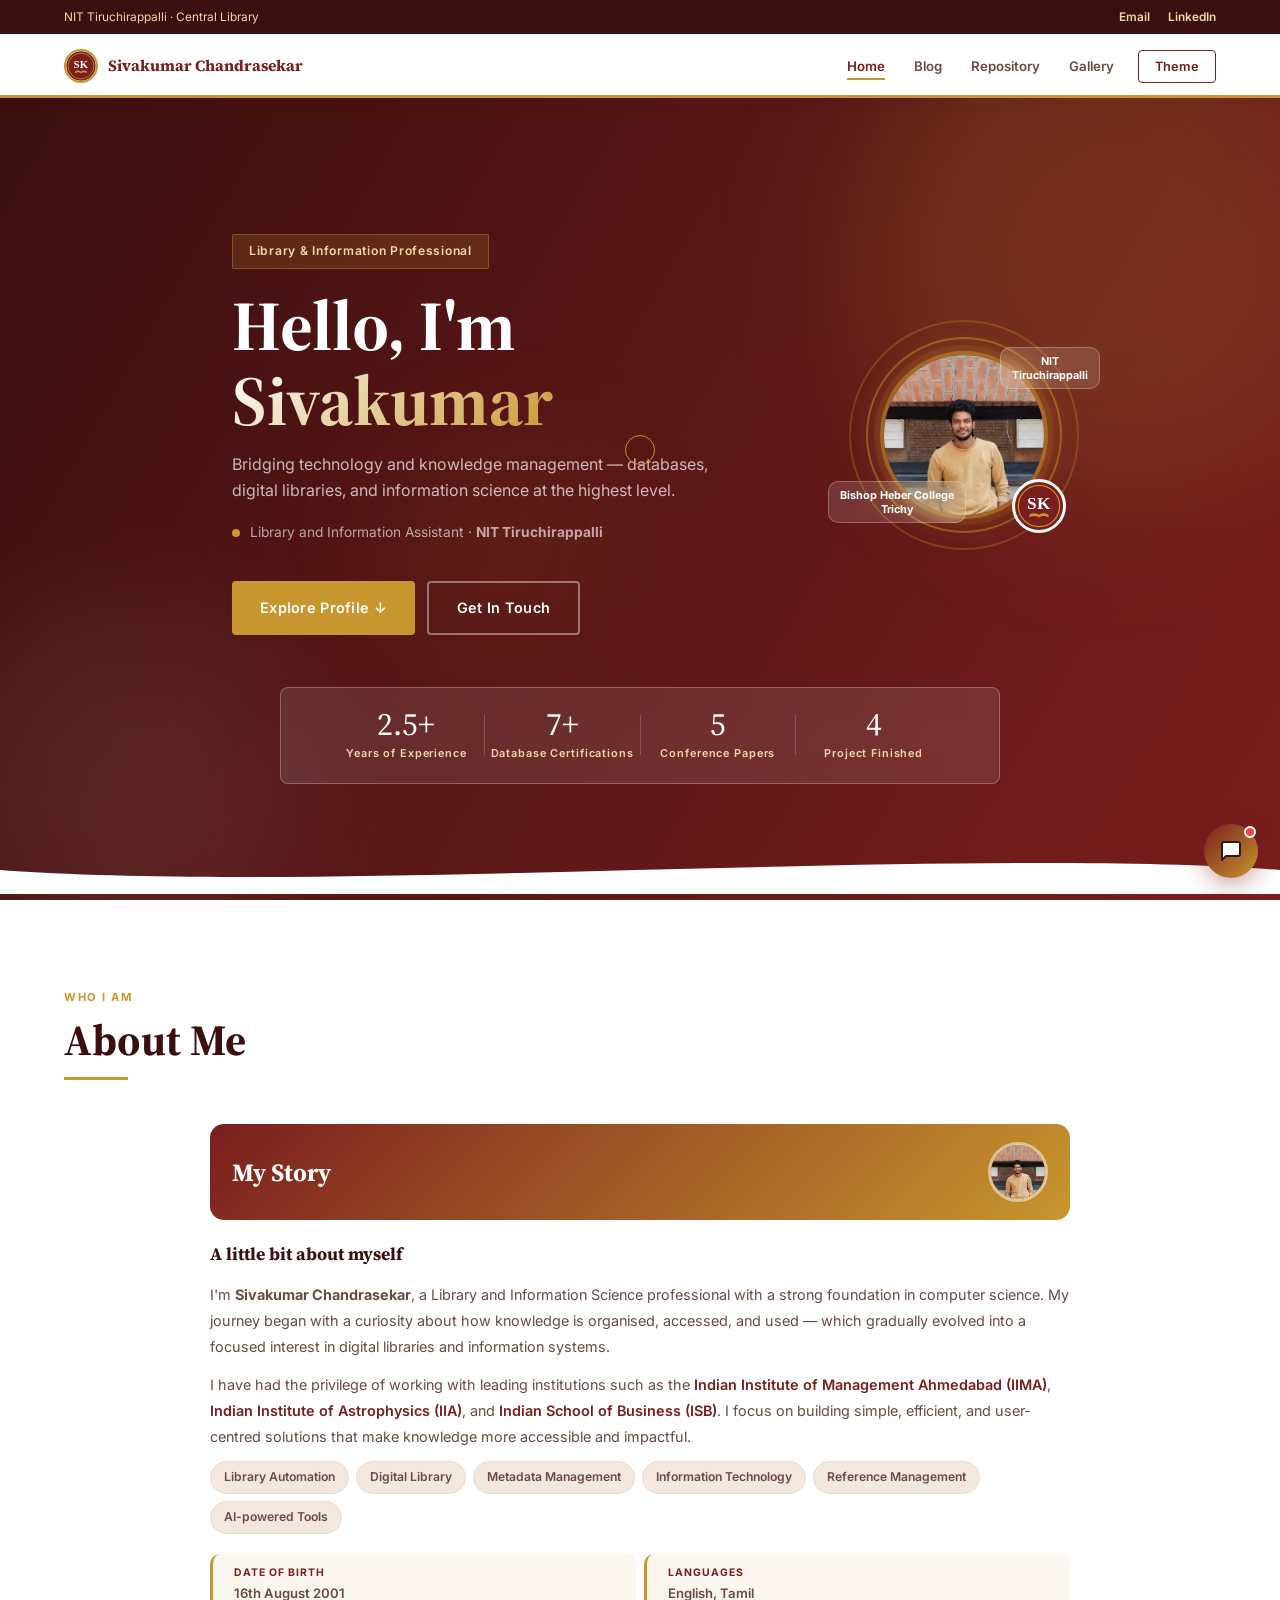
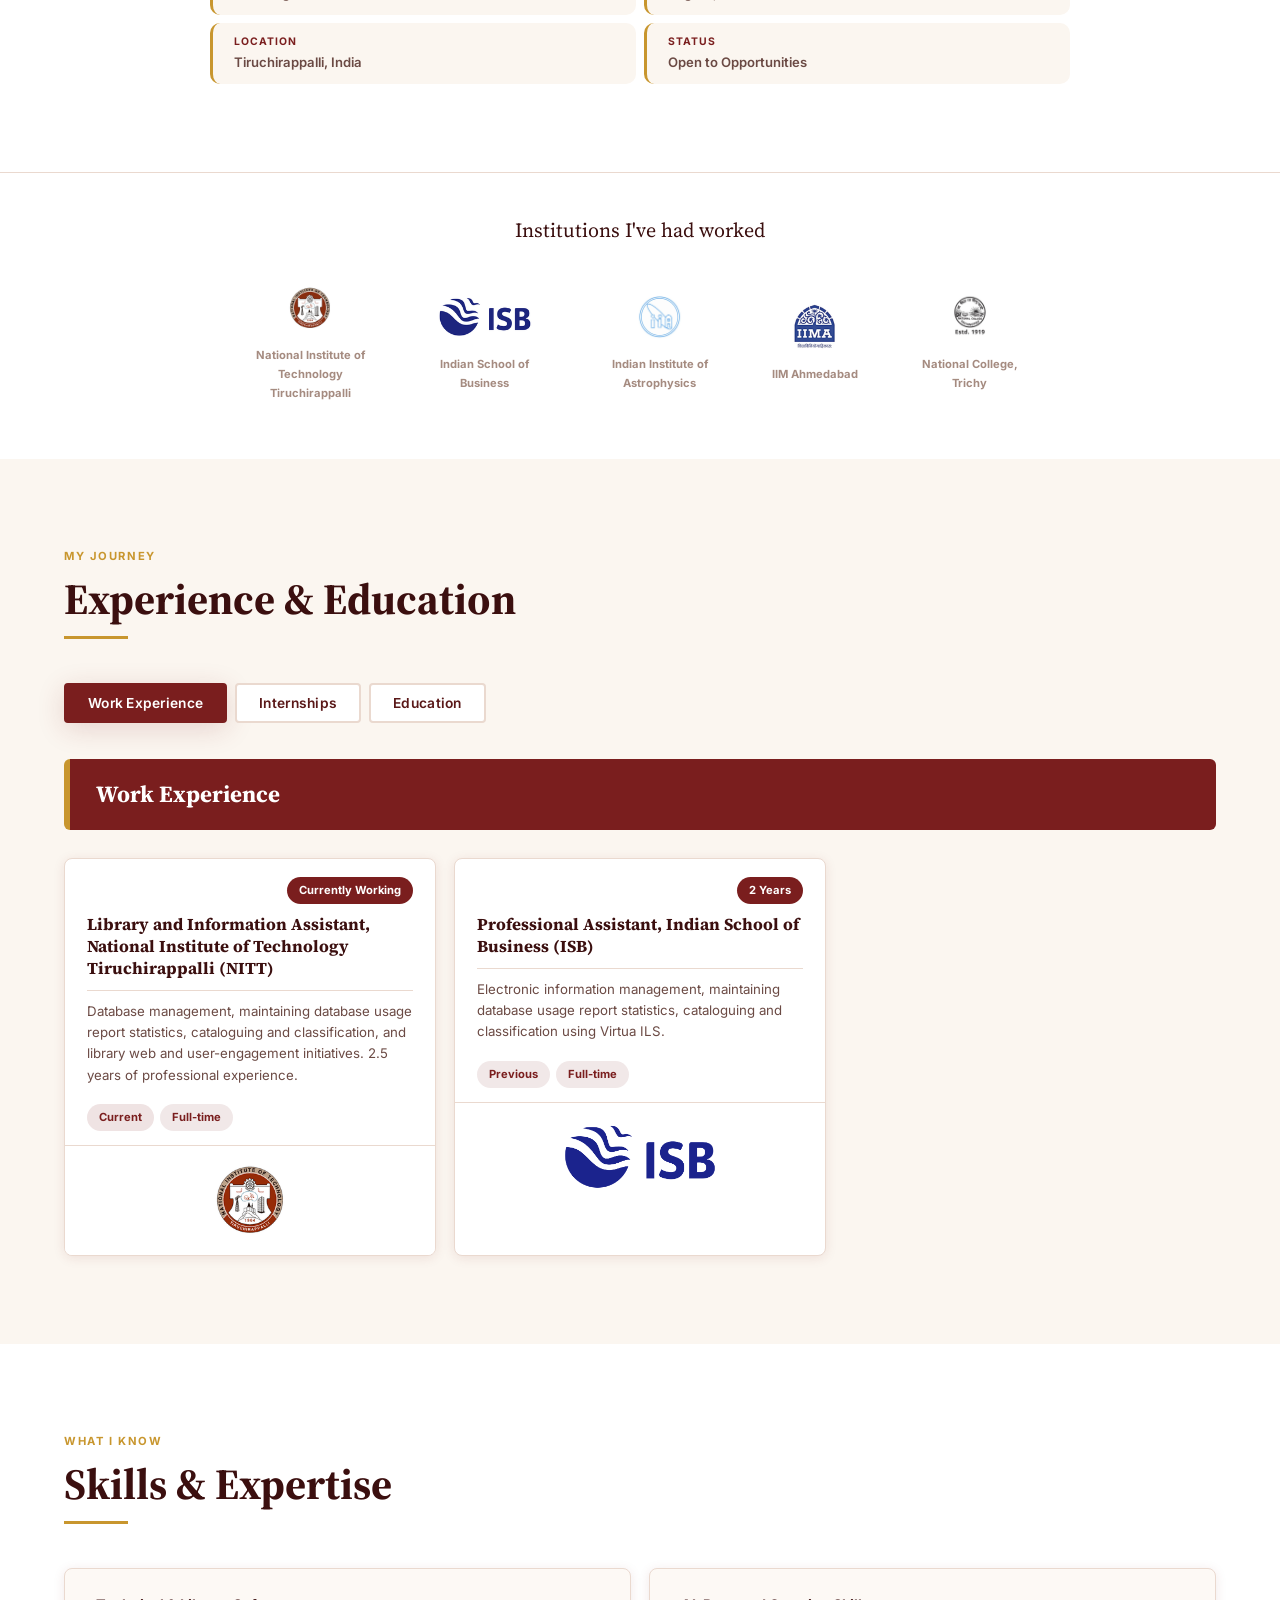
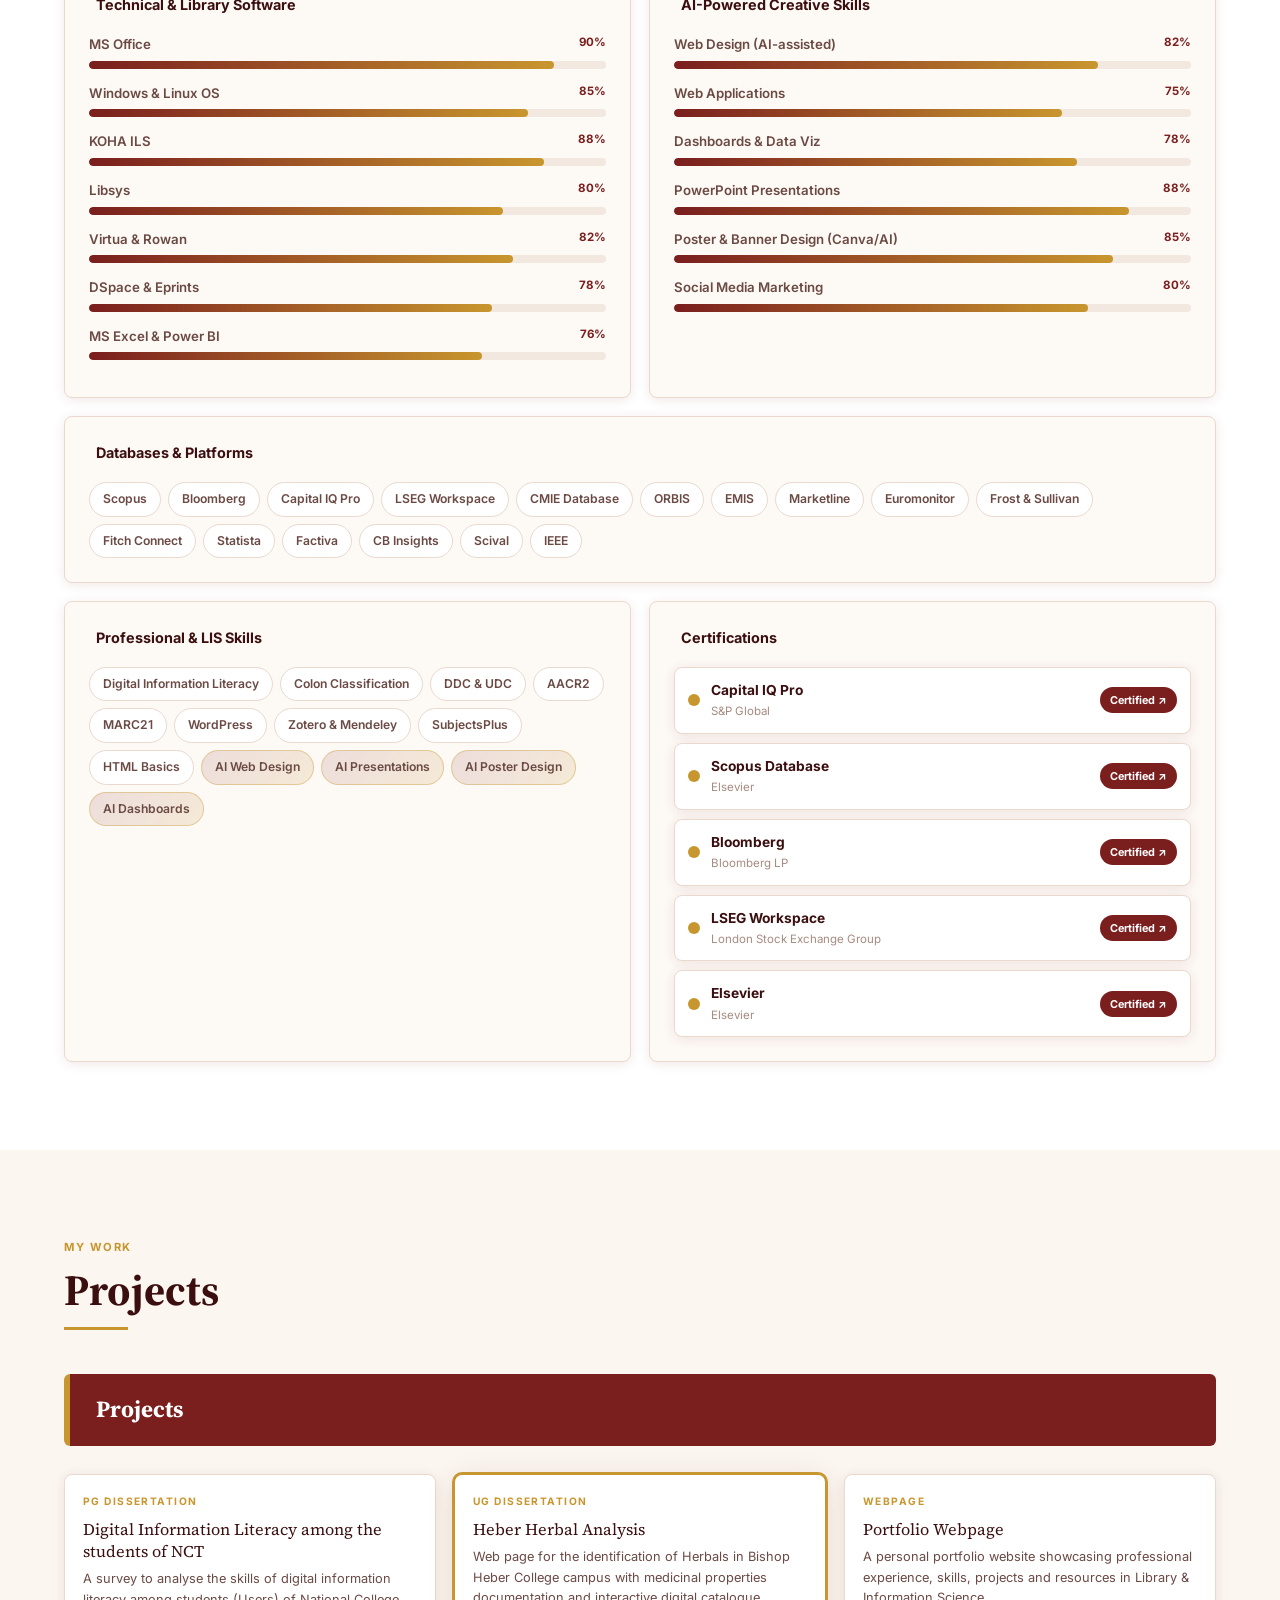
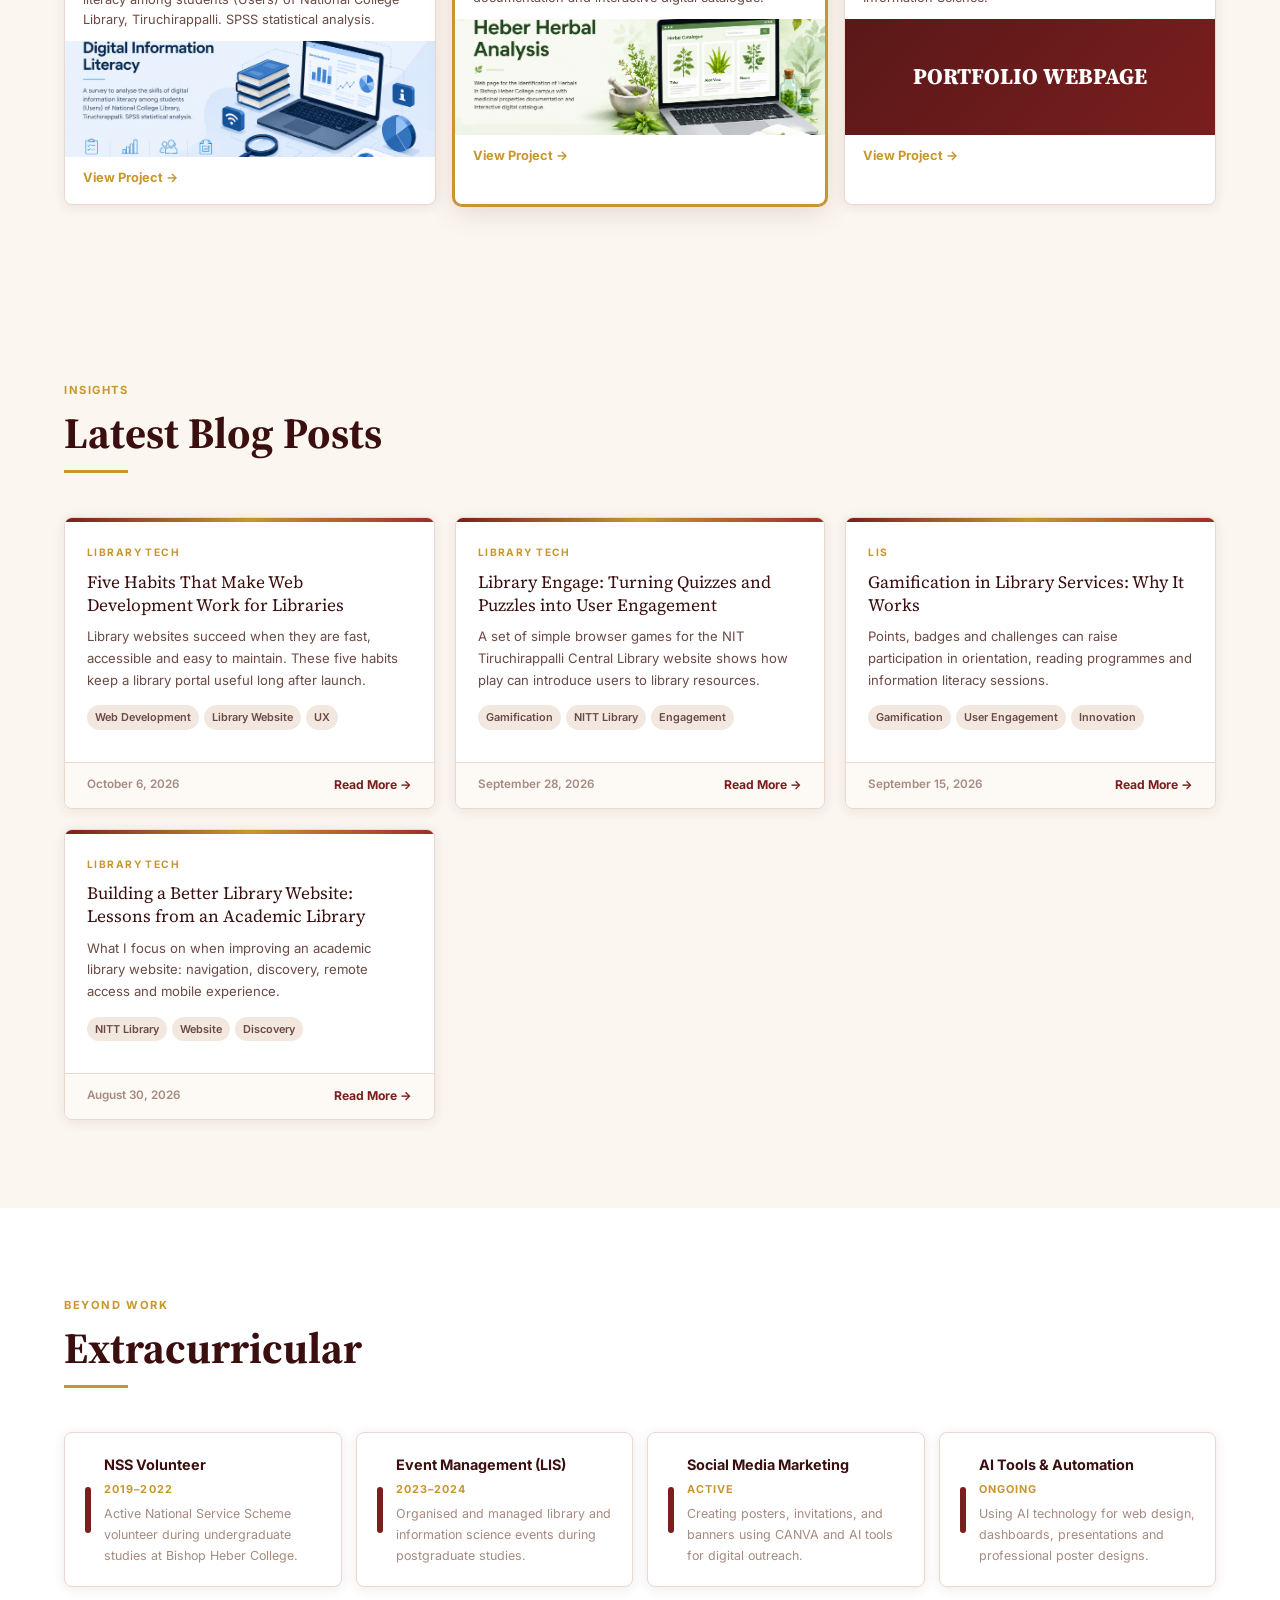
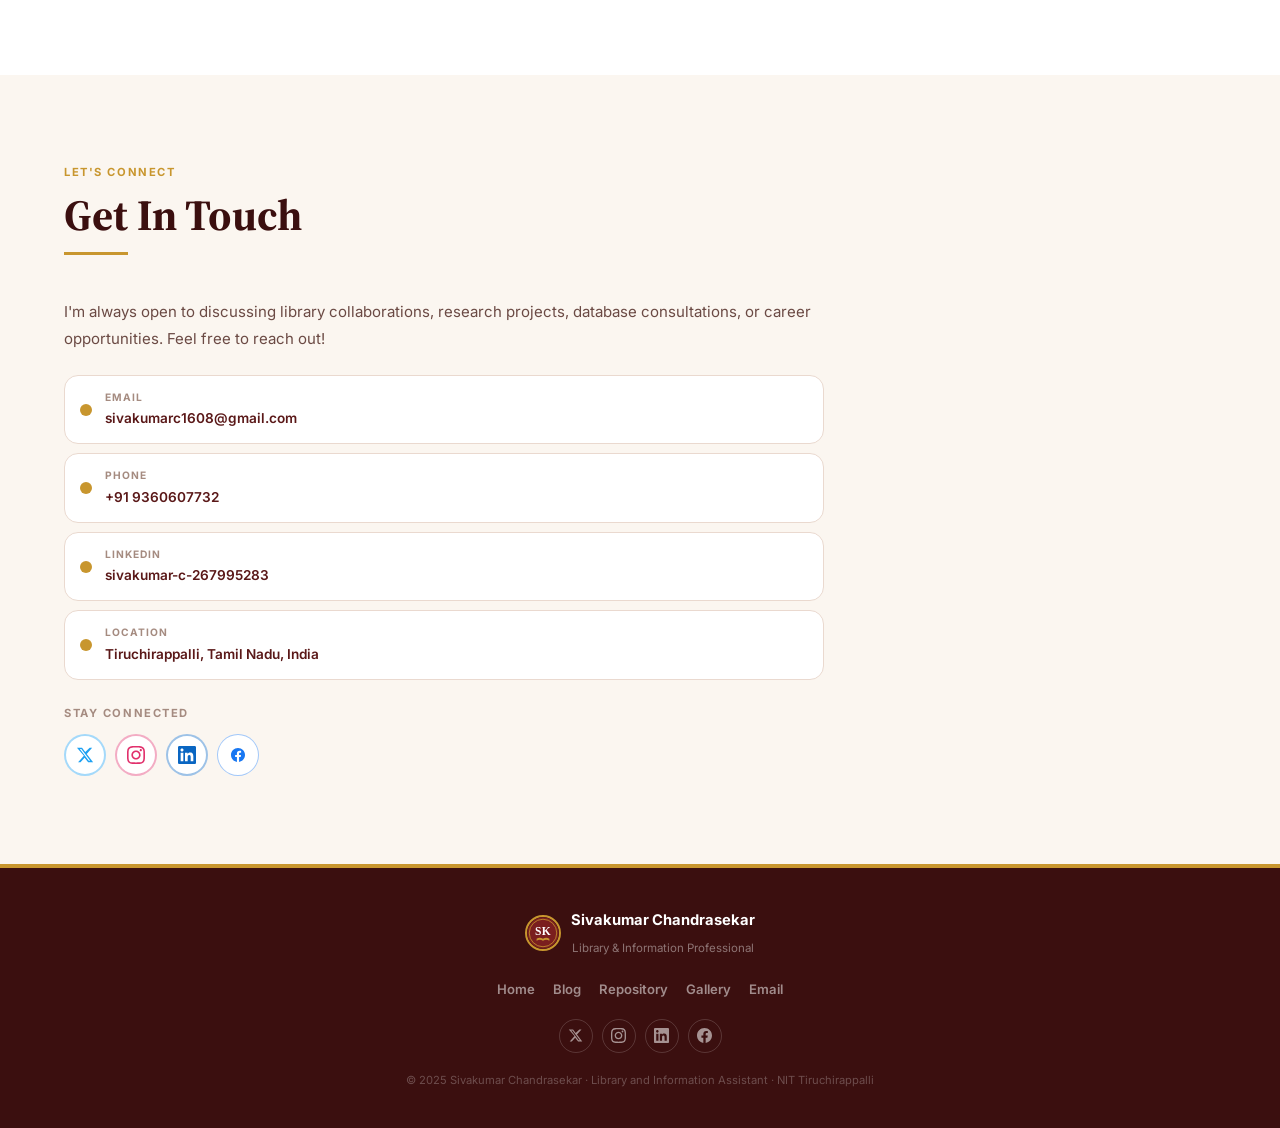
<file: index.html>
<!DOCTYPE html>
<html lang="en">
<head>
<meta charset="UTF-8"/>
<meta name="viewport" content="width=device-width,initial-scale=1.0"/>
<title>Sivakumar Chandrasekar — Library &amp; Information Professional</title>
<meta name="description" content="Portfolio of Sivakumar Chandrasekar — Library and Information Assistant at NIT Tiruchirappalli."/>
<link rel="preconnect" href="https://fonts.googleapis.com"/>
<link rel="preconnect" href="https://fonts.gstatic.com" crossorigin/>
<link href="https://fonts.googleapis.com/css2?family=Syne:wght@400;600;700;800&amp;family=Poppins:ital,wght@0,300;0,400;0,500;0,600;0,700;1,400&amp;display=swap" rel="stylesheet"/>
<style>
:root {
  --lb:#fbf6f0; --bb:#c8962e; --wh:#FFFFFF; --bl:#7a1e1e;
  --gn:#a12a2a; --yw:#e0b45a; --cp:#f7e7c6; --dk:#3b0f0f; --nm:#5a1818;
  --g0:#fdf9f5; --g1:#f3e8e0; --g2:#ead9cf; --g3:#a58b80;
  --g5:#6b4a44; --g8:#2b1a18; --rd:#ef4444;
  --fh:'Syne',sans-serif; --fb:'Poppins',sans-serif;
  --r6:6px;--r10:10px;--r14:14px;--r20:20px;--r28:28px;--r999:999px;
  --s1:0 2px 12px rgba(122,30,30,.10);
  --s2:0 6px 28px rgba(122,30,30,.16);
  --s3:0 16px 56px rgba(122,30,30,.22);
  --sg:0 0 32px rgba(200,150,46,.32);
  --tr:.3s cubic-bezier(.4,0,.2,1);
}
*,*::before,*::after{box-sizing:border-box;margin:0;padding:0;}
html{scroll-behavior:smooth;}
body{font-family:var(--fb);background:var(--lb);color:var(--g8);line-height:1.7;overflow-x:hidden;}
a{text-decoration:none;color:inherit;}
img{max-width:100%;display:block;}
ul{list-style:none;}
button{cursor:pointer;border:none;background:none;font-family:inherit;}
::-webkit-scrollbar{width:5px;}
::-webkit-scrollbar-track{background:var(--lb);}
::-webkit-scrollbar-thumb{background:var(--bl);border-radius:3px;}

/* PRELOADER */
#preloader{position:fixed;inset:0;z-index:9999;background:var(--dk);display:flex;flex-direction:column;align-items:center;justify-content:center;gap:18px;transition:opacity .6s ease,visibility .6s ease;}
#preloader.out{opacity:0;visibility:hidden;}
.pl-logo{width:76px;height:76px;border-radius:50%;overflow:hidden;border:3px solid var(--bb);animation:plP 1s ease-in-out infinite alternate;}
.pl-logo img{width:100%;height:100%;object-fit:cover;}
@keyframes plP{from{transform:scale(.9);box-shadow:0 0 0 rgba(200,150,46,0);}to{transform:scale(1.06);box-shadow:0 0 28px rgba(200,150,46,.5);}}
.pl-bars{display:flex;gap:5px;align-items:flex-end;}
.pl-bars span{width:5px;border-radius:3px;background:linear-gradient(to top,var(--bl),var(--bb));animation:wvB 1.1s ease-in-out infinite;}
.pl-bars span:nth-child(1){height:14px;animation-delay:0s;}
.pl-bars span:nth-child(2){height:26px;animation-delay:.12s;}
.pl-bars span:nth-child(3){height:40px;animation-delay:.24s;}
.pl-bars span:nth-child(4){height:26px;animation-delay:.36s;}
.pl-bars span:nth-child(5){height:14px;animation-delay:.48s;}
@keyframes wvB{0%,100%{transform:scaleY(.38);opacity:.4;}50%{transform:scaleY(1);opacity:1;}}
.pl-txt{font-family:var(--fh);font-size:.76rem;color:rgba(255,255,255,.38);letter-spacing:.2em;text-transform:uppercase;}

/* SCROLL PROGRESS */
#prog{position:fixed;top:0;left:0;height:3px;width:0;z-index:10000;background:linear-gradient(90deg,var(--bl),var(--bb),var(--gn));transition:width .08s linear;}

/* NAVBAR */
#nav{position:fixed;top:0;left:0;right:0;z-index:1000;height:64px;background:rgba(59,15,15,.94);backdrop-filter:blur(18px);border-bottom:1px solid rgba(200,150,46,.16);transition:var(--tr);}
#nav.scrolled{background:rgba(59,15,15,.99);box-shadow:0 4px 24px rgba(0,0,0,.28);}
.nav-in{max-width:1200px;margin:0 auto;padding:0 24px;height:64px;display:flex;align-items:center;justify-content:space-between;}
.nav-brand{display:flex;align-items:center;gap:10px;cursor:pointer;}
.nav-li{width:34px;height:34px;border-radius:50%;overflow:hidden;border:2px solid var(--bb);}
.nav-li img{width:100%;height:100%;object-fit:cover;}
.brand-t{font-family:var(--fh);font-size:.98rem;font-weight:700;color:var(--wh);}
.nav-menu{display:flex;align-items:center;gap:3px;}
.nb{padding:8px 13px;border-radius:var(--r10);font-size:.83rem;font-weight:600;color:rgba(255,255,255,.7);transition:var(--tr);}
.nb:hover,.nb.on{color:var(--wh);background:rgba(200,150,46,.2);}
.n-cta{margin-left:10px;padding:9px 20px;border-radius:var(--r999);background:linear-gradient(135deg,var(--bl),var(--bb));color:var(--wh);font-size:.82rem;font-weight:700;transition:var(--tr);}
.n-cta:hover{transform:translateY(-1px);box-shadow:var(--sg);}
.ham{display:none;flex-direction:column;gap:5px;padding:6px;}
.ham span{width:22px;height:2px;background:var(--wh);border-radius:2px;transition:var(--tr);display:block;}
.ham.open span:nth-child(1){transform:rotate(45deg) translate(5px,5px);}
.ham.open span:nth-child(2){opacity:0;}
.ham.open span:nth-child(3){transform:rotate(-45deg) translate(5px,-5px);}
@media(max-width:860px){
  .ham{display:flex;}
  .nav-menu{display:none;position:absolute;top:64px;left:0;right:0;background:var(--dk);flex-direction:column;padding:12px;gap:4px;border-bottom:1px solid rgba(200,150,46,.15);}
  .nav-menu.open{display:flex;}
  .nb{width:100%;padding:12px 16px;}
  .n-cta{margin:6px 0 0;text-align:center;width:100%;}
}

/* PAGES */
.page{display:none;padding-top:64px;}
.page.on{display:block;}

/* LAYOUT */
.wrap{max-width:1200px;margin:0 auto;padding:0 24px;}
.sec{padding:88px 0;}
.eye{font-size:.7rem;font-weight:700;letter-spacing:.18em;text-transform:uppercase;color:var(--bb);margin-bottom:8px;}
.sec-h{font-family:var(--fh);font-size:clamp(1.8rem,4vw,2.7rem);color:var(--dk);line-height:1.18;margin-bottom:44px;}
.eye.inv{color:#f0d9a8;} .sec-h.inv{color:var(--wh);}

/* REVEAL */
.rv{opacity:0;transform:translateY(26px);transition:opacity .65s ease,transform .65s ease;}
.rv-l{opacity:0;transform:translateX(-26px);transition:opacity .65s ease,transform .65s ease;}
.rv-r{opacity:0;transform:translateX(26px);transition:opacity .65s ease,transform .65s ease;}
.rv.in,.rv-l.in,.rv-r.in{opacity:1;transform:none;}
.d1{transition-delay:.1s;}.d2{transition-delay:.2s;}.d3{transition-delay:.3s;}.d4{transition-delay:.4s;}.d5{transition-delay:.5s;}
@keyframes fadeUp{from{opacity:0;transform:translateY(24px);}to{opacity:1;transform:none;}}
@keyframes fadeIn{from{opacity:0;transform:scale(.94);}to{opacity:1;transform:scale(1);}}
@keyframes floatY{0%,100%{transform:translateY(0);}50%{transform:translateY(-10px);}}
@keyframes pulseDot{0%,100%{box-shadow:0 0 0 3px rgba(200,150,46,.22);}50%{box-shadow:0 0 0 8px rgba(200,150,46,.08);}}
@keyframes ringP{0%,100%{transform:translate(-50%,-50%) scale(1);opacity:.55;}50%{transform:translate(-50%,-50%) scale(1.07);opacity:1;}}
@keyframes moIn{from{opacity:0;transform:scale(.95) translateY(14px);}to{opacity:1;transform:scale(1) translateY(0);}}
@keyframes shimmerBar{0%{background-position:-300px 0;}100%{background-position:300px 0;}}

/* BUTTONS */
.btn{display:inline-flex;align-items:center;gap:8px;padding:13px 28px;border-radius:var(--r999);font-family:var(--fb);font-size:.9rem;font-weight:700;transition:var(--tr);cursor:pointer;border:none;}
.btn-p{background:linear-gradient(135deg,var(--bl),var(--bb));color:var(--wh);box-shadow:var(--s2);}
.btn-p:hover{transform:translateY(-2px);box-shadow:var(--sg);}
.btn-g{background:linear-gradient(135deg,var(--bl),var(--bb));color:var(--wh);}
.btn-g:hover{transform:translateY(-2px);box-shadow:0 8px 28px rgba(200,150,46,.30);}
.btn-o{background:transparent;color:var(--wh);border:2px solid rgba(255,255,255,.4);}
.btn-o:hover{background:rgba(255,255,255,.12);border-color:rgba(255,255,255,.7);transform:translateY(-2px);}

/* ── HERO ──────────────────────────────────── */
#hero{position:relative;min-height:calc(100vh - 64px);background:linear-gradient(145deg,var(--dk) 0%,var(--nm) 50%,#8a2a2a 100%);overflow:hidden;display:flex;flex-direction:column;align-items:center;justify-content:center;padding:80px 24px 60px;}
.h-orb{position:absolute;border-radius:50%;filter:blur(70px);pointer-events:none;}
.o1{width:500px;height:500px;background:rgba(200,150,46,.14);top:-100px;right:-80px;animation:floatY 9s ease-in-out infinite;}
.o2{width:350px;height:350px;background:rgba(122,30,30,.18);bottom:-60px;left:-50px;animation:floatY 12s ease-in-out infinite reverse;}
.o3{width:180px;height:180px;background:rgba(200,150,46,.10);top:45%;left:32%;animation:floatY 7s ease-in-out infinite 2s;}
.h-wave{position:absolute;bottom:-2px;left:0;right:0;pointer-events:none;}
.h-content{position:relative;z-index:2;max-width:1140px;width:100%;display:flex;align-items:center;gap:68px;flex-wrap:wrap;justify-content:center;}
.h-text{flex:1;min-width:280px;max-width:580px;animation:fadeUp .9s ease both;}
.h-pill{display:inline-block;background:rgba(200,150,46,.15);border:1px solid rgba(200,150,46,.38);color:#f0d9a8;padding:6px 16px;border-radius:var(--r999);font-size:.76rem;font-weight:600;letter-spacing:.06em;margin-bottom:20px;}
.h-name{font-family:var(--fh);font-size:clamp(2.5rem,7vw,4.4rem);color:var(--wh);line-height:1.06;margin-bottom:14px;}
.h-name span{background:linear-gradient(135deg,#f0d9a8,var(--bb));-webkit-background-clip:text;-webkit-text-fill-color:transparent;background-clip:text;}
.h-sub{font-size:1rem;color:rgba(255,255,255,.7);margin-bottom:18px;line-height:1.6;max-width:480px;}
.h-status{display:flex;align-items:center;gap:10px;color:rgba(255,255,255,.62);font-size:.86rem;margin-bottom:36px;}
.dot-live{width:8px;height:8px;background:var(--bb);border-radius:50%;flex-shrink:0;animation:pulseDot 2s ease-in-out infinite;}
.h-actions{display:flex;gap:12px;flex-wrap:wrap;}
/* avatar */
.h-vis{position:relative;flex-shrink:0;animation:fadeIn 1.1s ease both .3s;}
.av-ring{position:absolute;top:50%;left:50%;transform:translate(-50%,-50%);border-radius:50%;border:2px solid;}
.av-out{width:230px;height:230px;border-color:rgba(200,150,46,.28);animation:ringP 3.5s ease-in-out infinite;}
.av-in{width:196px;height:196px;border-color:rgba(200,150,46,.48);}
.av-circle{width:168px;height:168px;border-radius:50%;overflow:hidden;border:4px solid rgba(200,150,46,.6);box-shadow:0 0 0 6px rgba(200,150,46,.1),var(--sg);}
.av-circle img{width:100%;height:100%;object-fit:cover;object-position:top;}
.av-tag{position:absolute;background:rgba(255,255,255,.13);backdrop-filter:blur(10px);border:1px solid rgba(255,255,255,.24);color:var(--wh);padding:6px 11px;border-radius:var(--r10);font-size:.68rem;font-weight:700;text-align:center;line-height:1.3;white-space:nowrap;}
.av-tl{top:-4px;right:-52px;} .av-br{bottom:-4px;left:-52px;}
.sk-float{position:absolute;bottom:-14px;right:-18px;width:54px;height:54px;border-radius:50%;overflow:hidden;border:3px solid var(--wh);box-shadow:var(--s2);animation:floatY 5s ease-in-out infinite;}
.sk-float img{width:100%;height:100%;object-fit:cover;}
/* stats bar */
.h-stats{position:relative;z-index:2;display:flex;align-items:center;background:rgba(255,255,255,.08);backdrop-filter:blur(14px);border:1px solid rgba(255,255,255,.14);border-radius:var(--r999);padding:20px 48px;margin-top:52px;max-width:720px;width:100%;animation:fadeUp .9s ease both .7s;}
.stat{flex:1;text-align:center;}
.sn{display:block;font-family:var(--fh);font-size:2rem;color:var(--wh);line-height:1;}
.sl{display:block;font-size:.68rem;color:#f0d9a8;font-weight:600;letter-spacing:.08em;margin-top:4px;}
.s-div{width:1px;height:40px;background:rgba(255,255,255,.18);flex-shrink:0;}

/* ── ABOUT ──────────────────────────────────── */
#about{background:var(--wh);}
.ab-layout{display:block;max-width:860px;margin:0 auto;}

.ab-right{display:flex;flex-direction:column;gap:20px;}
.ab-banner{background:linear-gradient(135deg,var(--bl),var(--bb));border-radius:var(--r14);padding:18px 22px;display:flex;align-items:center;gap:14px;}
.ab-banner h2{font-family:var(--fh);font-size:1.55rem;color:var(--wh);}
.ab-av{width:60px;height:60px;border-radius:50%;overflow:hidden;border:3px solid rgba(255,255,255,.5);margin-left:auto;flex-shrink:0;}
.ab-av img{width:100%;height:100%;object-fit:cover;object-position:top;}
.ab-body h3{font-family:var(--fh);font-size:1.1rem;color:var(--dk);margin-bottom:12px;}
.ab-body p{font-size:.9rem;color:var(--g5);line-height:1.8;margin-bottom:12px;}
.ab-chips{display:flex;flex-wrap:wrap;gap:7px;margin-top:4px;}
.chip{padding:5px 13px;border-radius:var(--r999);font-size:.76rem;font-weight:600;border:1.5px solid var(--g2);color:var(--nm);background:var(--lb);transition:var(--tr);}
.chip:hover{background:var(--bl);color:var(--wh);border-color:var(--bl);}
.info-row{display:grid;grid-template-columns:1fr 1fr;gap:8px;}
.ic-chip{display:flex;align-items:flex-start;gap:9px;padding:10px 12px;background:var(--lb);border-radius:var(--r10);border-left:3px solid var(--bb);}
.ic-lbl{display:block;font-size:.65rem;font-weight:700;text-transform:uppercase;letter-spacing:.1em;color:var(--bl);}
.ic-val{display:block;font-size:.82rem;color:var(--g5);font-weight:600;margin-top:1px;}

/* ── INSTITUTIONS ───────────────────────────── */
#institutions{background:var(--wh);padding:40px 0 56px;border-top:1px solid var(--g2);}
.inst-h{font-family:var(--fh);font-size:1.25rem;color:var(--dk);text-align:center;margin-bottom:32px;}
.inst-logos{display:flex;align-items:center;justify-content:center;gap:52px;flex-wrap:wrap;}
.inst-logo{display:flex;flex-direction:column;align-items:center;gap:9px;transition:var(--tr);}
.inst-logo:hover{transform:translateY(-4px);}
.inst-logo img{height:58px;width:auto;object-fit:contain;filter:grayscale(15%);transition:var(--tr);}
.inst-logo:hover img{filter:grayscale(0%);}
.inst-logo span{font-size:.7rem;font-weight:700;color:var(--g3);text-align:center;max-width:120px;}

/* ── JOURNEY ────────────────────────────────── */
#journey{background:var(--lb);}
.tabs{display:flex;gap:8px;margin-bottom:36px;flex-wrap:wrap;}
.tab{padding:10px 22px;border-radius:var(--r999);font-size:.86rem;font-weight:600;color:var(--nm);background:var(--wh);border:2px solid var(--g2);transition:var(--tr);cursor:pointer;}
.tab.on{background:var(--bl);color:var(--wh);border-color:var(--bl);box-shadow:var(--s2);}
.tab:hover:not(.on){border-color:var(--bb);}
.tab-p{display:none;} .tab-p.on{display:block;}
/* section banner */
.sb-wrap{background:linear-gradient(135deg,var(--bl),var(--bb));border-radius:var(--r14);padding:16px 26px;display:flex;align-items:center;gap:18px;margin-bottom:28px;}
.sb-ic{width:62px;height:62px;border-radius:50%;overflow:hidden;border:3px solid rgba(255,255,255,.4);flex-shrink:0;background:rgba(255,255,255,.18);display:flex;align-items:center;justify-content:center;font-size:1.9rem;}
.sb-wrap h3{font-family:var(--fh);font-size:1.45rem;color:var(--wh);}
/* work cards */
.wk-grid{display:grid;grid-template-columns:repeat(auto-fill,minmax(290px,1fr));gap:18px;}
.wk-card{background:var(--wh);border-radius:var(--r20);overflow:hidden;border:1px solid var(--g2);box-shadow:var(--s1);transition:var(--tr);}
.wk-card:hover{transform:translateY(-5px);box-shadow:var(--s3);border-color:var(--bb);}
.wk-top{padding:22px 22px 0;}
.wk-dur{display:inline-block;padding:4px 12px;border-radius:var(--r999);background:var(--gn);color:var(--wh);font-size:.7rem;font-weight:700;margin-bottom:10px;float:right;margin-top:-4px;}
.wk-title{font-family:var(--fh);font-size:1.05rem;color:var(--dk);margin-bottom:6px;line-height:1.3;clear:both;}
.wk-div{height:1px;background:var(--g2);margin:10px 0;}
.wk-desc{font-size:.83rem;color:var(--g5);line-height:1.6;padding:0 22px;margin-bottom:10px;}
.wk-tags{padding:8px 22px 14px;display:flex;gap:6px;flex-wrap:wrap;}
.wk-badge{display:inline-block;padding:4px 12px;border-radius:var(--r999);font-size:.7rem;font-weight:700;}
.bw{background:rgba(122,30,30,.12);color:var(--bl);}
.bi{background:rgba(122,30,30,.1);color:var(--bl);}
.wk-img{height:96px;overflow:hidden;background:linear-gradient(135deg,var(--gn) 0%,var(--bl) 100%);display:flex;align-items:center;justify-content:center;font-size:2.8rem;position:relative;}
.wk-img-ov{position:absolute;inset:0;background:linear-gradient(to top,rgba(0,0,0,.28) 0%,transparent 55%);}
/* edu cards */
.edu-grid{display:grid;grid-template-columns:repeat(auto-fill,minmax(260px,1fr));gap:18px;}
.edu-card{background:var(--wh);border-radius:var(--r20);overflow:hidden;border:1px solid var(--g2);box-shadow:var(--s1);transition:var(--tr);}
.edu-card:hover{transform:translateY(-5px);box-shadow:var(--s3);border-color:var(--bb);}
.edu-card.feat{border-color:var(--bb);box-shadow:0 0 0 2px var(--bb),var(--s2);}
.edu-hd{padding:18px 18px 0;}
.edu-lv{font-size:.66rem;font-weight:700;text-transform:uppercase;letter-spacing:.14em;color:var(--bb);margin-bottom:7px;}
.edu-q{font-family:var(--fh);font-size:1.05rem;color:var(--dk);margin-bottom:4px;line-height:1.3;}
.edu-wh{font-size:.8rem;color:var(--g3);margin-bottom:3px;}
.edu-yr{font-size:.76rem;color:var(--g5);font-weight:600;}
.edu-vis{margin-top:12px;height:108px;overflow:hidden;display:flex;align-items:center;justify-content:center;font-size:3.5rem;}
.edu-vis.lib{background:linear-gradient(135deg,#e8f0fe,#c5d5f8);}
.edu-vis.cs{background:linear-gradient(135deg,#e8f8fd,#c0e8f8);}
.edu-vis.mba{background:linear-gradient(135deg,#ddeeff,#b8d8f8);}
.edu-vis.hsc{background:linear-gradient(135deg,#e0f0fd,#b8dcf8);}
.edu-vis.slc{background:linear-gradient(135deg,#fef0e8,#f8d5b8);}
.edu-pct{display:inline-block;background:linear-gradient(135deg,var(--bl),var(--bb));color:var(--wh);padding:4px 14px;border-radius:var(--r999);font-size:.78rem;font-weight:700;margin:12px 18px 16px;}
/* proj cards */
.pj-grid{display:grid;grid-template-columns:repeat(auto-fill,minmax(280px,1fr));gap:18px;}
.pj-card{background:var(--wh);border-radius:var(--r20);overflow:hidden;border:1px solid var(--g2);box-shadow:var(--s1);transition:var(--tr);}
.pj-card:hover{transform:translateY(-5px);box-shadow:var(--s3);border-color:var(--bb);}
.pj-card.feat{border-color:var(--bb);box-shadow:0 0 0 2px var(--bb),var(--s2);}
.pj-hd{padding:18px 18px 0;}
.pj-ty{font-size:.64rem;font-weight:700;text-transform:uppercase;letter-spacing:.14em;color:var(--bb);margin-bottom:8px;}
.pj-t{font-family:var(--fh);font-size:1.02rem;color:var(--dk);margin-bottom:7px;line-height:1.35;}
.pj-d{font-size:.8rem;color:var(--g5);line-height:1.6;margin-bottom:10px;}
.pj-vis{height:116px;overflow:hidden;display:flex;align-items:center;justify-content:center;}
.pj-lnk{display:flex;align-items:center;gap:6px;padding:10px 18px 16px;font-size:.8rem;font-weight:700;color:var(--bb);transition:var(--tr);}
.pj-lnk:hover{color:var(--bl);gap:10px;}

/* ── SKILLS ──────────────────────────────────── */
#skills{background:var(--wh);}
.sk-grid{display:grid;grid-template-columns:1fr 1fr;gap:18px;}
.sk-card{background:var(--lb);border-radius:var(--r20);padding:24px;border:1px solid var(--g2);}
.sk-card.wide{grid-column:1/-1;}
.sk-head{font-size:.9rem;font-weight:700;color:var(--dk);margin-bottom:16px;display:flex;align-items:center;gap:7px;}
.sk-i{margin-bottom:13px;}
.sk-row{display:flex;justify-content:space-between;margin-bottom:5px;}
.sk-nm{font-size:.83rem;font-weight:600;color:var(--g5);}
.sk-pc{font-size:.72rem;font-weight:700;color:var(--bl);}
.sk-bg{height:7px;background:var(--g2);border-radius:4px;overflow:hidden;}
.sk-fill{height:100%;border-radius:4px;width:0;background:linear-gradient(90deg,var(--bl),var(--bb));transition:width 1.4s cubic-bezier(.4,0,.2,1);}
.sk-fill.gn{background:linear-gradient(90deg,var(--bl),var(--bb));}
.sk-fill.yw{background:linear-gradient(90deg,var(--bb),var(--cp));}
.tags{display:flex;flex-wrap:wrap;gap:7px;}
.tag{background:var(--wh);border:1px solid var(--g2);color:var(--nm);padding:6px 13px;border-radius:var(--r999);font-size:.76rem;font-weight:600;transition:var(--tr);cursor:default;}
.tag:hover{background:var(--bl);color:var(--wh);border-color:var(--bl);}
.tag.ai{background:linear-gradient(135deg,rgba(122,30,30,.12),rgba(200,150,46,.15));border-color:rgba(200,150,46,.38);}
.tag.ai:hover{background:linear-gradient(135deg,var(--bl),var(--bb));color:var(--wh);}
.cert-list{display:flex;flex-direction:column;gap:9px;}
.cert-i{display:flex;align-items:center;gap:11px;padding:11px 13px;background:var(--wh);border-radius:var(--r14);border:1px solid var(--g2);transition:var(--tr);}
.cert-i:hover{border-color:var(--bb);box-shadow:var(--s1);}
.cert-ic{font-size:1.2rem;}
.cert-nm{font-size:.86rem;font-weight:700;color:var(--dk);}
.cert-by{font-size:.72rem;color:var(--g3);}
.cert-lnk{margin-left:auto;font-size:.68rem;background:var(--bl);color:var(--wh);padding:4px 10px;border-radius:var(--r999);font-weight:700;text-decoration:none;transition:var(--tr);white-space:nowrap;}
.cert-lnk:hover{background:var(--bb);transform:translateY(-1px);}

/* ── HUB ──────────────────────────────────── */
#hub{position:relative;background:linear-gradient(145deg,var(--dk) 0%,#6a1c1c 100%);overflow:hidden;padding:88px 0;}
#hub::before{content:'';position:absolute;inset:0;pointer-events:none;background:url("data:image/svg+xml,%3Csvg width='60' height='60' viewBox='0 0 60 60' xmlns='http://www.w3.org/2000/svg'%3E%3Cg fill='none'%3E%3Cg fill='%2300ABE4' fill-opacity='0.05'%3E%3Cpath d='M36 34v-4h-2v4h-4v2h4v4h2v-4h4v-2h-4zm0-30V0h-2v4h-4v2h4v4h2V6h4V4h-4zM6 34v-4H4v4H0v2h4v4h2v-4h4v-2H6zM6 4V0H4v4H0v2h4v4h2V6h4V4H6z'/%3E%3C/g%3E%3C/g%3E%3C/svg%3E");}
.hub-g1{position:absolute;width:600px;height:600px;border-radius:50%;background:radial-gradient(circle,rgba(200,150,46,.12) 0%,transparent 70%);top:-200px;right:-100px;pointer-events:none;}
.hub-g2{position:absolute;width:400px;height:400px;border-radius:50%;background:radial-gradient(circle,rgba(200,150,46,.12) 0%,transparent 70%);bottom:-120px;left:60px;pointer-events:none;}
.hub-desc{font-size:.98rem;color:rgba(255,255,255,.76);max-width:600px;line-height:1.8;margin-bottom:28px;}
.hub-cta{display:flex;align-items:center;gap:18px;margin-bottom:48px;flex-wrap:wrap;}
.wa-btn{display:inline-flex;align-items:center;gap:10px;background:#25D366;color:var(--wh);padding:13px 28px;border-radius:var(--r999);font-weight:700;font-size:.9rem;transition:var(--tr);box-shadow:0 6px 20px rgba(37,211,102,.28);}
.wa-btn:hover{background:#1daa53;transform:translateY(-2px);}
.wa-btn svg{width:20px;height:20px;fill:currentColor;flex-shrink:0;}
.hub-note{font-size:.76rem;color:rgba(255,255,255,.42);font-style:italic;}
.res-grid{display:grid;grid-template-columns:repeat(auto-fill,minmax(260px,1fr));gap:16px;}
.res-card{background:rgba(255,255,255,.07);backdrop-filter:blur(12px);border:1px solid rgba(255,255,255,.12);border-radius:var(--r20);padding:22px;transition:var(--tr);}
.res-card:hover{background:rgba(255,255,255,.12);border-color:rgba(200,150,46,.4);transform:translateY(-4px);}
.res-cat{font-size:.64rem;font-weight:700;letter-spacing:.14em;text-transform:uppercase;color:var(--bb);margin-bottom:8px;}
.res-title{font-size:.92rem;font-weight:700;color:var(--wh);margin-bottom:7px;line-height:1.4;}
.res-desc{font-size:.78rem;color:rgba(255,255,255,.58);line-height:1.6;margin-bottom:13px;}
.res-lnk{display:inline-flex;align-items:center;gap:5px;font-size:.78rem;font-weight:700;color:#f0d9a8;transition:var(--tr);}
.res-lnk:hover{color:var(--bb);gap:10px;}

/* ── BLOG ──────────────────────────────────── */
#blog{background:var(--lb);}
.blog-grid{display:grid;grid-template-columns:repeat(auto-fill,minmax(300px,1fr));gap:20px;}
.blog-card{background:var(--wh);border-radius:var(--r20);overflow:hidden;border:1px solid var(--g2);box-shadow:var(--s1);transition:var(--tr);cursor:pointer;}
.blog-card:hover{transform:translateY(-5px);box-shadow:var(--s3);border-color:var(--bb);}
.blog-bar{height:4px;background:linear-gradient(90deg,var(--bl),var(--bb),var(--gn));}
.blog-body{padding:22px;}
.blog-cat{font-size:.64rem;font-weight:700;letter-spacing:.14em;text-transform:uppercase;color:var(--bb);margin-bottom:9px;}
.blog-title{font-family:var(--fh);font-size:1.08rem;color:var(--dk);margin-bottom:9px;line-height:1.35;}
.blog-prev{font-size:.82rem;color:var(--g5);line-height:1.65;margin-bottom:14px;}
.blog-tags{display:flex;flex-wrap:wrap;gap:5px;margin-bottom:10px;}
.blog-tag{font-size:.68rem;background:var(--lb);color:var(--nm);padding:3px 8px;border-radius:var(--r999);font-weight:600;}
.blog-foot{display:flex;align-items:center;justify-content:space-between;padding:12px 22px;border-top:1px solid var(--g2);background:var(--g0);}
.blog-date{font-size:.73rem;color:var(--g3);font-weight:600;}
.blog-read{font-size:.76rem;font-weight:700;color:var(--bl);transition:var(--tr);}
.blog-card:hover .blog-read{color:var(--bb);}

/* ── EXTRA ──────────────────────────────────── */
#extra{background:var(--wh);}
.ex-grid{display:grid;grid-template-columns:repeat(auto-fill,minmax(240px,1fr));gap:14px;}
.ex-card{display:flex;align-items:flex-start;gap:13px;padding:20px;background:var(--lb);border-radius:var(--r20);border:1px solid var(--g2);transition:var(--tr);}
.ex-card:hover{transform:translateY(-3px);box-shadow:var(--s2);border-color:var(--bb);}
.ex-ic{width:46px;height:46px;border-radius:var(--r14);background:var(--wh);display:flex;align-items:center;justify-content:center;font-size:1.5rem;flex-shrink:0;}
.ex-nm{font-size:.9rem;font-weight:700;color:var(--dk);margin-bottom:3px;}
.ex-dr{font-size:.68rem;font-weight:700;text-transform:uppercase;letter-spacing:.1em;color:var(--bb);margin-bottom:4px;}
.ex-ds{font-size:.78rem;color:var(--g3);}

/* ── CONTACT ──────────────────────────────────── */
#contact{background:var(--lb);}
.ct-grid{display:grid;grid-template-columns:1fr 1.2fr;gap:52px;align-items:start;}
.ct-intro{font-size:.94rem;color:var(--g5);line-height:1.78;margin-bottom:22px;}
.ct-list{display:flex;flex-direction:column;gap:9px;margin-bottom:24px;}
.ct-item{display:flex;align-items:center;gap:13px;padding:13px 15px;background:var(--wh);border-radius:var(--r14);border:1px solid var(--g2);transition:var(--tr);}
.ct-item:hover{border-color:var(--bb);box-shadow:var(--s1);transform:translateX(4px);}
.ct-ico{width:40px;height:40px;border-radius:var(--r10);background:var(--lb);display:flex;align-items:center;justify-content:center;font-size:1.1rem;flex-shrink:0;}
.ct-lbl{font-size:.64rem;font-weight:700;text-transform:uppercase;letter-spacing:.1em;color:var(--g3);display:block;}
.ct-val{font-size:.85rem;font-weight:600;color:var(--nm);display:block;margin-top:1px;}
/* social */
.soc-sec{margin-top:16px;}
.soc-lbl{font-size:.7rem;font-weight:700;text-transform:uppercase;letter-spacing:.14em;color:var(--g3);margin-bottom:11px;}
.soc-icons{display:flex;gap:9px;flex-wrap:wrap;}
.s-ico{width:42px;height:42px;border-radius:50%;display:flex;align-items:center;justify-content:center;transition:var(--tr);border:2px solid var(--g2);background:var(--wh);}
.s-ico:hover{transform:translateY(-3px);box-shadow:var(--s2);}
.s-ico.tw{color:#1DA1F2;border-color:rgba(29,161,242,.4);}
.s-ico.tw:hover{background:#1DA1F2;color:var(--wh);border-color:#1DA1F2;}
.s-ico.ig{color:#E1306C;border-color:rgba(225,48,108,.4);}
.s-ico.ig:hover{background:#E1306C;color:var(--wh);border-color:#E1306C;}
.s-ico.li{color:#0A66C2;border-color:rgba(10,102,194,.4);}
.s-ico.li:hover{background:#0A66C2;color:var(--wh);border-color:#0A66C2;}
.s-ico.fb{color:#1877F2;border-color:rgba(24,119,242,.4);}
.s-ico.fb:hover{background:#1877F2;color:var(--wh);border-color:#1877F2;}
.s-ico svg{width:18px;height:18px;fill:currentColor;}
/* form */
.ct-form{background:var(--wh);border-radius:var(--r28);padding:30px;box-shadow:var(--s2);border:1px solid var(--g2);}
.fg{margin-bottom:14px;}
.fg label{display:block;font-size:.7rem;font-weight:700;text-transform:uppercase;letter-spacing:.07em;color:var(--g5);margin-bottom:5px;}
.fg input,.fg textarea{width:100%;padding:10px 13px;border:1.5px solid var(--g2);border-radius:var(--r10);font-family:var(--fb);font-size:.88rem;color:var(--g8);background:var(--g0);transition:var(--tr);outline:none;resize:vertical;}
.fg input:focus,.fg textarea:focus{border-color:var(--bb);background:var(--wh);box-shadow:0 0 0 3px rgba(200,150,46,.12);}
.fn{margin-top:9px;font-size:.8rem;text-align:center;font-weight:600;}
.fn.ok{color:var(--gn);}.fn.err{color:var(--rd);}

/* ── PAGE HERO ──────────────────────────────── */
.pg-hero{background:linear-gradient(145deg,var(--dk) 0%,var(--nm) 60%,#8a2a2a 100%);padding:54px 24px 68px;text-align:center;position:relative;overflow:hidden;}
.pg-hero::after{content:'';position:absolute;bottom:-2px;left:0;right:0;height:54px;background:var(--lb);clip-path:ellipse(55% 100% at 50% 100%);}
.ph-in{position:relative;z-index:2;}
.pg-hero h1{font-family:var(--fh);font-size:clamp(1.9rem,5vw,3.1rem);color:var(--wh);margin-bottom:9px;}
.pg-hero p{font-size:.92rem;color:rgba(255,255,255,.62);max-width:460px;margin:0 auto;}

/* ── TOOLBAR ──────────────────────────────── */
.toolbar{background:var(--wh);padding:13px 22px;display:flex;align-items:center;gap:9px;flex-wrap:wrap;border-bottom:2px solid var(--g2);position:sticky;top:64px;z-index:500;box-shadow:0 4px 20px rgba(122,30,30,.06);}
.sw-wrap{position:relative;flex:1;min-width:170px;max-width:270px;}
.sw-wrap svg{position:absolute;left:11px;top:50%;transform:translateY(-50%);opacity:.45;}
.si{width:100%;background:var(--g0);border:1.5px solid var(--g2);border-radius:var(--r999);padding:8px 13px 8px 34px;color:var(--g8);font-family:var(--fb);font-size:.83rem;outline:none;transition:var(--tr);}
.si:focus{border-color:var(--bl);}
.si::placeholder{color:var(--g3);}
.fr{display:flex;gap:5px;flex-wrap:wrap;}
.fb{padding:6px 13px;border-radius:var(--r999);border:1.5px solid var(--g2);background:transparent;color:var(--g5);font-family:var(--fb);font-size:.74rem;font-weight:600;cursor:pointer;transition:var(--tr);}
.fb:hover,.fb.on{background:var(--bl);border-color:var(--bl);color:var(--wh);}
.c-pill{margin-left:auto;background:rgba(200,150,46,.1);border:1.5px solid rgba(200,150,46,.28);color:var(--bl);padding:5px 13px;border-radius:var(--r999);font-size:.72rem;font-weight:700;white-space:nowrap;}

/* ── REPO ──────────────────────────────────── */
#page-repo{background:var(--lb);}
.rp-main{padding:30px 24px 68px;max-width:1200px;margin:0 auto;}
.sec-blk{margin-bottom:38px;}
.sec-hd{display:flex;align-items:center;gap:11px;margin-bottom:16px;}
.sec-pl{background:var(--nm);color:var(--wh);padding:5px 13px;border-radius:var(--r999);font-family:var(--fh);font-size:.74rem;font-weight:700;white-space:nowrap;}
.sec-ln{flex:1;height:1px;background:var(--g2);}
.sec-cn{font-size:.72rem;font-weight:700;color:var(--g3);background:var(--wh);border:1px solid var(--g2);padding:3px 9px;border-radius:var(--r999);}
.doc-grid{display:grid;grid-template-columns:repeat(auto-fill,minmax(270px,1fr));gap:13px;}
.doc-card{background:var(--wh);border-radius:var(--r20);padding:19px;border:1px solid var(--g2);box-shadow:var(--s1);transition:var(--tr);animation:fadeUp .5s ease both;}
.doc-card:hover{box-shadow:var(--s2);border-color:var(--bb);transform:translateY(-3px);}
.dc-top{display:flex;align-items:center;justify-content:space-between;margin-bottom:9px;}
.d-ic{font-size:1.35rem;}
.d-yr{font-size:.68rem;font-weight:700;color:var(--g3);background:var(--g0);padding:3px 8px;border-radius:var(--r999);}
.d-tt{font-size:.88rem;font-weight:700;color:var(--dk);margin-bottom:6px;line-height:1.35;}
.d-ds{font-size:.78rem;color:var(--g5);line-height:1.6;margin-bottom:9px;}
.d-tgs{display:flex;flex-wrap:wrap;gap:4px;margin-bottom:9px;}
.d-tg{font-size:.64rem;background:var(--lb);color:var(--nm);padding:3px 8px;border-radius:var(--r999);font-weight:600;}
.dc-ft{display:flex;align-items:center;justify-content:space-between;padding-top:9px;border-top:1px solid var(--g1);}
.d-mt{font-size:.7rem;color:var(--g3);font-weight:600;}
.dc-acts{display:flex;gap:5px;}
.ib{width:27px;height:27px;border-radius:var(--r6);display:flex;align-items:center;justify-content:center;font-size:.7rem;font-weight:700;transition:var(--tr);cursor:pointer;border:none;background:var(--lb);color:var(--bl);}
.ib:hover{background:var(--bl);color:var(--wh);}
.ib.del{background:rgba(239,68,68,.08);color:var(--rd);display:none;}
.ib.del:hover{background:var(--rd);color:var(--wh);}
body.admin .ib.del{display:flex;}
.add-card{border:2px dashed var(--g2);border-radius:var(--r20);padding:18px;display:flex;align-items:center;justify-content:center;gap:7px;flex-direction:column;cursor:pointer;background:transparent;font-family:var(--fb);color:var(--g3);font-size:.82rem;font-weight:600;transition:var(--tr);min-height:120px;display:none;}
body.admin .add-card{display:flex;}
.add-card:hover{border-color:var(--bb);color:var(--bb);background:rgba(200,150,46,.04);}
.add-ic{width:32px;height:32px;border-radius:50%;background:var(--lb);display:flex;align-items:center;justify-content:center;font-size:1rem;color:var(--bl);}

/* ── GALLERY ──────────────────────────────── */
#page-gal{background:var(--lb);}
.gal-main{padding:30px 24px 68px;max-width:1200px;margin:0 auto;}
.vb{display:flex;gap:4px;margin-left:auto;}
.vb-btn{width:31px;height:31px;border-radius:var(--r6);border:1.5px solid var(--g2);background:transparent;display:flex;align-items:center;justify-content:center;cursor:pointer;transition:var(--tr);color:var(--g5);}
.vb-btn.on{background:var(--bl);border-color:var(--bl);color:var(--wh);}
.ph-grid{display:grid;gap:11px;grid-template-columns:repeat(auto-fill,minmax(220px,1fr));}
.ph-grid.ms{columns:3;column-gap:11px;display:block;}
.ph-grid.ms .ph-card{break-inside:avoid;margin-bottom:11px;}
.ph-card{background:var(--wh);border-radius:var(--r14);overflow:hidden;border:1px solid var(--g2);cursor:pointer;transition:var(--tr);animation:fadeUp .5s ease both;}
.ph-card:hover{transform:translateY(-4px);box-shadow:var(--s2);}
.ph-wrap{position:relative;overflow:hidden;}
.ph-wrap img{width:100%;display:block;aspect-ratio:4/3;object-fit:cover;transition:.5s ease;}
.ph-wrap:hover img{transform:scale(1.06);}
.ph-ph{width:100%;aspect-ratio:4/3;background:linear-gradient(135deg,var(--lb),var(--g2));display:flex;align-items:center;justify-content:center;font-size:2.6rem;}
.ph-ov{position:absolute;inset:0;background:linear-gradient(to top,rgba(59,15,15,.82) 0%,transparent 55%);opacity:0;transition:var(--tr);display:flex;align-items:flex-end;justify-content:flex-end;padding:8px;}
.ph-card:hover .ph-ov{opacity:1;}
.ph-acts{display:flex;gap:5px;}
.ph-btn{width:27px;height:27px;border-radius:50%;background:rgba(255,255,255,.2);border:none;cursor:pointer;font-size:.74rem;display:flex;align-items:center;justify-content:center;transition:var(--tr);}
.ph-btn:hover{background:rgba(255,255,255,.38);}
.ph-btn.del{display:none;}
body.admin .ph-btn.del{display:flex;}
.ph-info{padding:9px 12px;}
.ph-title{font-size:.84rem;font-weight:700;color:var(--dk);margin-bottom:4px;}
.ph-meta{display:flex;align-items:center;gap:5px;flex-wrap:wrap;}
.ph-d{font-size:.68rem;color:var(--g3);}
.ph-t{font-size:.64rem;background:var(--lb);color:var(--nm);padding:2px 7px;border-radius:var(--r999);font-weight:600;}
.add-photo{border:2px dashed var(--g2);border-radius:var(--r14);display:flex;align-items:center;justify-content:center;gap:7px;flex-direction:column;cursor:pointer;background:transparent;font-family:var(--fb);color:var(--g3);font-size:.8rem;font-weight:600;transition:var(--tr);min-height:148px;display:none;}
body.admin .add-photo{display:flex;}
.add-photo:hover{border-color:var(--bb);color:var(--bb);background:rgba(200,150,46,.04);}

/* ── LIGHTBOX ──────────────────────────────── */
#lb{display:none;position:fixed;inset:0;background:rgba(0,0,0,.92);z-index:5000;align-items:center;justify-content:center;}
#lb.on{display:flex;}
.lb-x{position:absolute;top:16px;right:16px;width:42px;height:42px;border-radius:50%;background:rgba(255,255,255,.14);border:none;color:var(--wh);font-size:1.1rem;cursor:pointer;display:flex;align-items:center;justify-content:center;transition:var(--tr);}
.lb-x:hover{background:rgba(255,255,255,.3);}
.lb-pv,.lb-nx{position:absolute;top:50%;transform:translateY(-50%);width:46px;height:46px;border-radius:50%;background:rgba(255,255,255,.14);border:none;color:var(--wh);font-size:1.3rem;cursor:pointer;display:flex;align-items:center;justify-content:center;transition:var(--tr);}
.lb-pv{left:14px;}.lb-nx{right:14px;}
.lb-pv:hover,.lb-nx:hover{background:rgba(255,255,255,.3);}
.lb-con{max-width:88vw;max-height:88vh;text-align:center;}
.lb-img{max-width:100%;max-height:74vh;border-radius:var(--r14);object-fit:contain;box-shadow:0 20px 80px rgba(0,0,0,.5);}
.lb-cap{color:rgba(255,255,255,.8);font-size:.85rem;margin-top:12px;font-weight:600;}
.lb-cnt{color:rgba(255,255,255,.38);font-size:.72rem;margin-top:3px;}

/* ── MODALS ──────────────────────────────────── */
.mo{display:none;position:fixed;inset:0;background:rgba(59,15,15,.6);z-index:4000;align-items:center;justify-content:center;padding:20px;backdrop-filter:blur(5px);}
.mo.on{display:flex;}
.mb{background:var(--wh);border-radius:var(--r28);max-width:620px;width:100%;max-height:88vh;overflow-y:auto;padding:32px;position:relative;animation:moIn .3s cubic-bezier(.4,0,.2,1);}
.mc{position:absolute;top:12px;right:12px;width:31px;height:31px;border-radius:50%;background:var(--g0);color:var(--g5);font-size:.86rem;display:flex;align-items:center;justify-content:center;transition:var(--tr);}
.mc:hover{background:var(--dk);color:var(--wh);}
.mh{display:flex;align-items:center;gap:13px;margin-bottom:20px;}
.mh-ic{width:42px;height:42px;border-radius:var(--r14);background:var(--lb);display:flex;align-items:center;justify-content:center;font-size:1.35rem;}
.mh h3{font-family:var(--fh);font-size:1.1rem;color:var(--dk);}
.mh p{font-size:.76rem;color:var(--g3);}
.mfg{margin-bottom:13px;}
.mfg label{display:block;font-size:.7rem;font-weight:700;text-transform:uppercase;letter-spacing:.07em;color:var(--g5);margin-bottom:4px;}
.mfg input,.mfg textarea,.mfg select{width:100%;padding:9px 12px;border:1.5px solid var(--g2);border-radius:var(--r10);font-family:var(--fb);font-size:.86rem;color:var(--g8);background:var(--g0);outline:none;transition:var(--tr);}
.mfg textarea{resize:vertical;min-height:74px;}
.mfg input:focus,.mfg textarea:focus,.mfg select:focus{border-color:var(--bb);background:var(--wh);}
.mr{display:grid;grid-template-columns:1fr 1fr;gap:10px;}
.ma{display:flex;justify-content:flex-end;gap:8px;margin-top:16px;}
.btn-c{padding:9px 19px;border-radius:var(--r999);border:1.5px solid var(--g2);background:transparent;color:var(--g5);font-family:var(--fb);font-size:.83rem;font-weight:600;cursor:pointer;transition:var(--tr);}
.btn-c:hover{border-color:var(--nm);color:var(--nm);}
.btn-s{padding:9px 21px;border-radius:var(--r999);background:linear-gradient(135deg,var(--bl),var(--bb));color:var(--wh);font-family:var(--fb);font-size:.83rem;font-weight:700;cursor:pointer;transition:var(--tr);border:none;}
.btn-s:hover{transform:translateY(-1px);box-shadow:var(--sg);}
.blog-mbody{font-size:.9rem;color:var(--g5);line-height:1.85;white-space:pre-line;}
.up-area{border:2px dashed var(--g2);border-radius:var(--r14);padding:18px;text-align:center;cursor:pointer;transition:var(--tr);}
.up-area:hover{border-color:var(--bb);background:rgba(200,150,46,.04);}
.up-area input{display:none;}
.up-th{max-height:108px;border-radius:var(--r10);margin:8px auto 0;display:none;}

/* ── ADMIN BADGE ──────────────────────────── */
#adminBadge{display:none;position:fixed;bottom:88px;left:20px;z-index:3000;background:var(--bl);color:var(--wh);padding:7px 14px;border-radius:var(--r999);font-size:.7rem;font-weight:700;box-shadow:var(--s2);cursor:pointer;animation:fadeUp .4s ease;}
#adminBadge:hover{background:var(--bb);}
body.admin #adminBadge{display:block;}

/* ── TOAST ──────────────────────────────────── */
#toast{position:fixed;bottom:76px;right:20px;z-index:9998;background:var(--nm);color:var(--wh);padding:10px 18px;border-radius:var(--r14);font-size:.82rem;font-weight:600;box-shadow:var(--s3);transform:translateY(16px);opacity:0;transition:var(--tr);pointer-events:none;}
#toast.on{transform:translateY(0);opacity:1;}

/* ── WA FLOAT ──────────────────────────────── */
/* ── LIVE CHAT WIDGET ── */
.chat-float{
  position:fixed;bottom:22px;right:22px;z-index:2000;
  width:54px;height:54px;border-radius:50%;
  background:linear-gradient(135deg,var(--bl),var(--bb));
  display:flex;align-items:center;justify-content:center;
  box-shadow:0 6px 24px rgba(122,30,30,.40);cursor:pointer;
  transition:var(--tr);
}
.chat-float:hover{transform:scale(1.09);box-shadow:0 10px 32px rgba(200,150,46,.50);}
.chat-float svg{width:24px;height:24px;fill:var(--wh);}
.chat-tip{
  position:absolute;right:64px;white-space:nowrap;
  background:var(--dk);color:var(--wh);padding:6px 13px;
  border-radius:var(--r999);font-size:.72rem;font-weight:600;
  opacity:0;transition:var(--tr);pointer-events:none;
}
.chat-float:hover .chat-tip{opacity:1;}
/* notification dot */
.chat-dot{
  position:absolute;top:2px;right:2px;
  width:12px;height:12px;border-radius:50%;
  background:#ef4444;border:2px solid var(--wh);
  animation:chatDotP 2s ease-in-out infinite;
}
@keyframes chatDotP{0%,100%{transform:scale(1);}50%{transform:scale(1.3);}}
/* chat panel */
.chat-panel{
  display:none;position:fixed;bottom:90px;right:22px;
  width:318px;background:var(--wh);border-radius:var(--r20);
  box-shadow:0 16px 56px rgba(59,15,15,.22);z-index:2000;
  overflow:hidden;
}
.chat-panel.on{display:block;animation:moIn .3s ease;}
.cp-head{
  background:linear-gradient(135deg,var(--nm),var(--bl));
  padding:14px 16px;display:flex;align-items:center;gap:11px;
}
.cp-av{
  width:40px;height:40px;border-radius:50%;overflow:hidden;
  border:2px solid rgba(255,255,255,.35);flex-shrink:0;
}
.cp-av img{width:100%;height:100%;object-fit:cover;object-position:top;}
.cp-info strong{display:block;font-size:.88rem;color:var(--wh);}
.cp-status{font-size:.7rem;color:rgba(255,255,255,.75);display:flex;align-items:center;gap:5px;}
.cp-status::before{content:'';width:6px;height:6px;border-radius:50%;background:#4ade80;display:inline-block;animation:pulseDot 2s ease-in-out infinite;}
.cp-close{margin-left:auto;background:transparent;border:none;color:rgba(255,255,255,.72);cursor:pointer;font-size:1.1rem;line-height:1;transition:var(--tr);}
.cp-close:hover{color:var(--wh);}
/* intro bubble */
.cp-intro{padding:14px 16px;background:var(--lb);}
.cp-bubble{
  background:var(--wh);border-radius:0 var(--r14) var(--r14) var(--r14);
  padding:11px 13px;font-size:.81rem;color:var(--g5);line-height:1.55;
  border:1px solid var(--g2);box-shadow:var(--s1);
}
/* form area */
.cp-form{padding:14px 16px;display:flex;flex-direction:column;gap:9px;}
.cp-input{
  width:100%;padding:9px 12px;border:1.5px solid var(--g2);
  border-radius:var(--r10);font-family:var(--fb);font-size:.83rem;
  color:var(--g8);background:var(--g0);outline:none;transition:var(--tr);
}
.cp-input:focus{border-color:var(--bb);background:var(--wh);}
.cp-input::placeholder{color:var(--g3);}
.cp-textarea{resize:none;min-height:72px;}
.cp-send{
  width:100%;padding:11px;border-radius:var(--r10);
  background:linear-gradient(135deg,var(--bl),var(--bb));
  color:var(--wh);font-family:var(--fb);font-size:.86rem;
  font-weight:700;border:none;cursor:pointer;transition:var(--tr);
  display:flex;align-items:center;justify-content:center;gap:7px;
}
.cp-send:hover{transform:translateY(-1px);box-shadow:var(--sg);}
.cp-send:disabled{opacity:.65;cursor:not-allowed;transform:none;}
.cp-note{font-size:.74rem;text-align:center;font-weight:600;min-height:18px;}
.cp-note.ok{color:#16a34a;} .cp-note.err{color:var(--rd);}
/* success state */
.cp-success{
  display:none;padding:28px 20px;text-align:center;
}
.cp-success.on{display:block;}
.cp-success-ic{font-size:2.8rem;margin-bottom:10px;}
.cp-success h4{font-family:var(--fh);font-size:1rem;color:var(--dk);margin-bottom:6px;}
.cp-success p{font-size:.8rem;color:var(--g5);}

/* ── FOOTER ──────────────────────────────────── */
footer{background:var(--dk);padding:38px 0;border-top:1px solid rgba(200,150,46,.12);}
.fi{max-width:1200px;margin:0 auto;padding:0 24px;display:flex;flex-direction:column;align-items:center;gap:18px;text-align:center;}
.fb-brand{display:flex;align-items:center;gap:10px;color:var(--wh);}
.fb-li{width:36px;height:36px;border-radius:50%;overflow:hidden;border:2px solid var(--bb);}
.fb-li img{width:100%;height:100%;object-fit:cover;}
.fb-brand strong{font-size:.92rem;}
.fb-brand span{font-size:.72rem;color:rgba(255,255,255,.42);}
.fl{display:flex;gap:18px;flex-wrap:wrap;justify-content:center;}
.fl a{color:rgba(255,255,255,.52);font-size:.82rem;font-weight:600;transition:var(--tr);cursor:pointer;}
.fl a:hover{color:var(--bb);}
.f-soc{display:flex;gap:9px;justify-content:center;}
.fs-ico{width:34px;height:34px;border-radius:50%;border:1.5px solid rgba(255,255,255,.16);display:flex;align-items:center;justify-content:center;transition:var(--tr);}
.fs-ico:hover{border-color:var(--bb);background:rgba(200,150,46,.14);transform:translateY(-2px);}
.fs-ico svg{width:15px;height:15px;fill:rgba(255,255,255,.55);}
.fs-ico:hover svg{fill:var(--wh);}
.fc{font-size:.7rem;color:rgba(255,255,255,.26);user-select:none;cursor:default;}

/* ── RESPONSIVE ──────────────────────────────── */
@media(max-width:1024px){
  .ab-layout,.ct-grid{grid-template-columns:1fr;}
  .sk-grid{grid-template-columns:1fr;}
  .sk-card.wide{grid-column:auto;}
}
@media(max-width:768px){
  .sec{padding:58px 0;}
  #hero{padding:68px 20px 44px;}
  .h-content{gap:26px;}
  .av-tl,.av-br{display:none;}
  .h-stats{padding:13px 18px;}
  .sn{font-size:1.45rem;}
  
  .toolbar{padding:10px 13px;top:64px;}
  .ph-grid.ms{columns:2;}
}
@media(max-width:520px){
  .h-actions{flex-direction:column;}
  .h-actions .btn{width:100%;justify-content:center;}
  .h-stats{flex-direction:column;gap:11px;padding:16px;border-radius:var(--r20);}
  .s-div{width:50px;height:1px;}
  .ph-grid.ms{columns:1;}
  .mr{grid-template-columns:1fr;}
  .inst-logos{gap:20px;}
  .info-row{grid-template-columns:1fr;}
}

/* BLOG ADMIN */
.blog-add-btn{
  padding:10px 22px;border-radius:var(--r999);
  background:linear-gradient(135deg,var(--bl),var(--bb));
  color:var(--wh);font-family:var(--fb);font-size:.86rem;font-weight:700;
  cursor:pointer;border:none;transition:var(--tr);
}
.blog-add-btn:hover{transform:translateY(-2px);box-shadow:var(--sg);}
body.admin .blog-add-btn{display:inline-flex !important;}
.blog-del-btn{
  display:none;position:absolute;top:10px;right:10px;
  width:28px;height:28px;border-radius:50%;
  background:rgba(239,68,68,.15);color:#ef4444;border:none;
  font-size:.78rem;cursor:pointer;transition:var(--tr);
  align-items:center;justify-content:center;z-index:5;
}
.blog-del-btn:hover{background:#ef4444;color:var(--wh);}
body.admin .blog-del-btn{display:flex;}
.blog-card{position:relative;}

/* ── Blog & Repo  EDIT / DOWNLOAD buttons (admin only) ── */
.blog-edit-btn{
  display:none;position:absolute;top:10px;left:10px;
  width:28px;height:28px;border-radius:50%;
  background:rgba(122,30,30,.14);color:var(--bl);border:none;
  font-size:.82rem;cursor:pointer;transition:var(--tr);
  align-items:center;justify-content:center;z-index:6;
}
.blog-edit-btn:hover{background:var(--bl);color:var(--wh);}
body.admin .blog-edit-btn{display:flex;}
.ib.edit{background:rgba(200,150,46,.12);color:var(--bb);display:none;}
.ib.edit:hover{background:var(--bb);color:var(--wh);}
body.admin .ib.edit{display:flex;}
.dl-btn{
  display:none;padding:9px 18px;border-radius:var(--r999);gap:6px;
  background:linear-gradient(135deg,#3b0f0f,var(--nm));
  color:var(--wh);font-family:var(--fb);font-size:.78rem;font-weight:700;
  cursor:pointer;border:none;transition:var(--tr);align-items:center;
}
body.admin .dl-btn{display:inline-flex;}
.dl-btn:hover{transform:translateY(-1px);box-shadow:var(--s2);}
/* NITT maroon theme + BHC-style layout + motion */
#topbar{position:fixed;top:0;left:0;right:0;z-index:1001;height:34px;background:var(--dk);color:#f0d9a8;font-size:.74rem}
.tb-in{max-width:1200px;margin:0 auto;padding:0 24px;height:34px;display:flex;align-items:center;justify-content:space-between}
.tb-l{display:flex;gap:18px}.tb-l a{color:#f0d9a8;font-weight:600;transition:var(--tr)}.tb-l a:hover{color:#fff}
#nav{top:34px;background:#fff;border-bottom:3px solid var(--bb);box-shadow:0 2px 14px rgba(59,15,15,.08)}
#nav.scrolled{background:#fff}
.brand-t{color:var(--bl)}.nb{color:var(--nm);border-radius:0;position:relative}
.nb:hover,.nb.on{color:var(--bl);background:transparent}
.nb::after{content:'';position:absolute;left:13px;right:13px;bottom:2px;height:2px;background:var(--bb);transform:scaleX(0);transition:var(--tr)}
.nb:hover::after,.nb.on::after{transform:scaleX(1)}
.ham span{background:var(--bl)}
.page{padding-top:98px}.toolbar{top:98px}
@media(max-width:860px){.nav-menu{top:64px;background:#fff}.page{padding-top:98px}}
#hero{background:linear-gradient(120deg,rgba(59,15,15,.96),rgba(122,30,30,.92)),repeating-linear-gradient(45deg,#7a1e1e 0 12px,#6a1818 12px 24px);min-height:calc(100vh - 98px)}
.o1{background:rgba(200,150,46,.18)}.o2{background:rgba(255,255,255,.07)}
.h-pill{border-radius:2px;background:rgba(200,150,46,.18)}
.h-name span{background:linear-gradient(135deg,#f0d9a8,#c8962e);-webkit-background-clip:text;background-clip:text}
.btn,.btn-s,.blog-add-btn,.n-cta{border-radius:4px}
.btn-p,.btn-g,.btn-s{background:linear-gradient(135deg,var(--bb),#a97a1f);color:#fff}
.btn{position:relative;overflow:hidden}
.btn .rp{position:absolute;border-radius:50%;background:rgba(255,255,255,.45);transform:scale(0);animation:rpl .6s linear;pointer-events:none}
@keyframes rpl{to{transform:scale(4);opacity:0}}
.h-stats{border-radius:6px;background:rgba(255,255,255,.1)}
.sec-h{position:relative;padding-bottom:14px}
.sec-h::after{content:'';position:absolute;left:0;bottom:0;width:64px;height:3px;background:var(--bb);animation:uw 2.4s ease-in-out infinite alternate}
.sec-h.inv::after{background:#f0d9a8}
@keyframes uw{from{width:36px}to{width:110px}}
.wk-card,.edu-card,.pj-card,.blog-card,.ex-card,.res-card,.sk-card,.ph-card,.doc-card{border-radius:8px;position:relative}
.wk-card::before,.edu-card::before,.pj-card::before,.ex-card::before{content:'';position:absolute;left:0;top:0;height:3px;width:0;background:var(--bb);transition:width .5s ease;z-index:2}
.wk-card:hover::before,.edu-card:hover::before,.pj-card:hover::before,.ex-card:hover::before{width:100%}
.wk-card:hover,.edu-card:hover,.pj-card:hover,.blog-card:hover{transform:translateY(-6px) scale(1.012)}
.wk-img{height:110px;background:#fff;border-top:1px solid var(--g2)}.wk-img img{max-height:76px;width:auto;object-fit:contain;transition:transform .5s}
.wk-card:hover .wk-img img{transform:scale(1.12)}
.wk-dur{background:var(--bl)}
.sb-ic{display:none}.sb-wrap{background:linear-gradient(135deg,var(--bl),#a12a2a);border-radius:6px;border-left:6px solid var(--bb)}
.tab{border-radius:4px}.tab.on{background:var(--bl);border-color:var(--bl)}
.edu-vis{font-family:var(--fh);font-weight:800;font-size:2.2rem;color:var(--bl)}
.edu-vis.lib,.edu-vis.cs,.edu-vis.mba,.edu-vis.hsc,.edu-vis.slc{background:linear-gradient(135deg,#fbf1e6,#f1ddc9)}
.ex-ic,.ct-ico,.cert-ic{width:12px;height:12px;min-width:12px;border-radius:50%;background:var(--bb);animation:pulseDot 2.4s infinite;align-self:center}
.cert-ic{display:inline-block}.ex-ic{height:46px;width:6px;min-width:6px;border-radius:3px;background:var(--bl)}
.ct-grid{grid-template-columns:1fr;max-width:760px}
.ph-ph{flex-direction:column;gap:8px;padding:14px;text-align:center;background:linear-gradient(135deg,var(--bl),var(--dk));color:#fff;font-family:var(--fh);font-size:.9rem}
.ph-ph .ph-lg{width:auto;height:54px;aspect-ratio:auto;background:#fff;padding:6px;border-radius:6px;object-fit:contain}
.lb-ph{width:min(520px,80vw);aspect-ratio:4/3;display:flex;align-items:center;justify-content:center;background:var(--bl);color:#fff;border-radius:10px;font-family:var(--fh);font-size:1.3rem;padding:20px}
.ph-btn svg{display:block}
.ticker{display:flex;background:var(--bb);color:#fff;font-size:.82rem;font-weight:600;overflow:hidden}
.tk-l{background:var(--dk);padding:10px 20px;white-space:nowrap;letter-spacing:.08em;text-transform:uppercase;font-size:.72rem}
.tk-w{flex:1;overflow:hidden;display:flex;align-items:center}
.tk-t{display:flex;gap:56px;white-space:nowrap;animation:tk 38s linear infinite;padding-left:24px}
.tk-w:hover .tk-t{animation-play-state:paused}
@keyframes tk{to{transform:translateX(-50%)}}
.chip,.tag{transition:var(--tr)}.chip:hover,.tag:hover{transform:translateY(-3px)}
.av-circle{animation:floatY 6s ease-in-out infinite}
.inst-logo img{transition:transform .4s,filter .4s}.inst-logo:hover img{transform:scale(1.12) rotate(-2deg)}
.fb:hover,.fb.on,.vb-btn.on{background:var(--bl);border-color:var(--bl)}
footer{border-top:4px solid var(--bb)}
.rv.stg{transition-delay:var(--sd,0s)}
@media(prefers-reduced-motion:reduce){*{animation:none!important;transition:none!important}.rv,.rv-l,.rv-r{opacity:1;transform:none}}

/* THEMES (Red default, Blue, Dark) + PROFESSIONAL UI */
:root{--fh:'Source Serif 4',Georgia,serif;--fb:'Inter',system-ui,sans-serif;--sf:#fff;--hd:#3b0f0f;--h1:#3b0f0f;--h2:#7a1e1e;--btx:#fff;--onbl:#fff}
html[data-theme="isb"]{--lb:#f2f6fb;--bl:#0b3d91;--bb:#f2a900;--gn:#1d56b3;--yw:#f7c244;--cp:#fde6ad;--dk:#07204a;--nm:#123a7a;--g0:#f7f9fd;--g1:#e6edf7;--g2:#d5deec;--g3:#7f93b3;--g5:#44587a;--g8:#17233b;--hd:#07204a;--h1:#07204a;--h2:#0b3d91;--btx:#07204a}
html[data-theme="dark"]{--lb:#121212;--sf:#1e1e1e;--bl:#c0392b;--bb:#e0b45a;--gn:#d24a3a;--yw:#e0b45a;--cp:#262626;--dk:#0a0a0a;--nm:#2a2a2a;--g0:#181818;--g1:#262626;--g2:#3a3a3a;--g3:#8a8a8a;--g5:#c8c8c8;--g8:#f0f0f0;--hd:#fff;--h1:#0a0a0a;--h2:#3a1212;--btx:#111}
body,#about,#skills,#extra,#institutions,#journey,#blog,#contact{transition:background .5s,color .5s}
#about,#skills,#extra,#institutions,#nav,.wk-card,.edu-card,.pj-card,.blog-card,.ex-card,.doc-card,.ph-card,.cert-i,.ct-item,.tab,.mb,.toolbar,.chat-panel,.cp-bubble,.tag,.fb,.si,.mfg input,.mfg textarea,.mfg select,.cp-input{background:var(--sf)}
.blog-foot,.ph-info,.sk-card{background:var(--g0)}
.sec-h,.wk-title,.edu-q,.pj-t,.blog-title,.d-tt,.inst-h,.ab-body h3,.ex-nm,.cert-nm,.sk-head,.ph-title,.mh h3{color:var(--hd)}
.chip,.tag,.blog-tag,.d-tg,.ph-t,.nb{color:var(--g5)}.chip,.blog-tag,.d-tg,.ph-t{background:var(--g1)}
.brand-t,.nb:hover,.nb.on{color:var(--bl)}
.tab.on,.fb.on,.vb-btn.on,.wk-dur,.edu-pct,.cert-lnk{color:var(--onbl)}
.btn-p,.btn-g,.btn-s{background:var(--bb);color:var(--btx)}
#hero{background:linear-gradient(120deg,var(--h1),var(--h2))}
.pg-hero{background:linear-gradient(145deg,var(--h1),var(--h2))}.pg-hero::after{background:var(--lb)}
.sb-wrap{background:linear-gradient(135deg,var(--bl),var(--h2))}
.h-name span{background:linear-gradient(135deg,#fff,var(--bb));-webkit-background-clip:text;background-clip:text}
.edu-vis.lib,.edu-vis.cs,.edu-vis.mba,.edu-vis.hsc,.edu-vis.slc{background:var(--g1)}
.inst-logo img{background:#fff;padding:6px;border-radius:6px}.inst-logo span,.ph-d{color:var(--g3)}
.wk-card,.edu-card,.pj-card,.blog-card,.ex-card,.doc-card,.ph-card,.sk-card,.cert-i{border:1px solid var(--g2);box-shadow:var(--s1);border-radius:8px}
.eye{letter-spacing:.14em}
.sk-bg{height:8px;background:var(--g1);border-radius:4px}.sk-fill{background:linear-gradient(90deg,var(--bl),var(--bb))!important}
.h-stats{border:1px solid rgba(255,255,255,.25);border-radius:8px}
.btn,.btn-s,.tab,.fb{box-shadow:none;text-transform:none;letter-spacing:.02em;font-weight:600}
.btn-p:hover,.btn-s:hover{box-shadow:0 6px 18px rgba(0,0,0,.25)}
/* logo */
.sk-logo{width:100%;height:100%;display:block}
/* theme switcher */
.th-wrap{position:relative;margin-left:8px}
.th-btn{padding:8px 16px;border:1px solid var(--bl);border-radius:4px;color:var(--bl);font-weight:600;font-size:.8rem;background:var(--sf);transition:var(--tr)}
.th-btn:hover{background:var(--bl);color:var(--onbl)}
.th-menu{display:none;position:absolute;right:0;top:calc(100% + 10px);min-width:170px;background:var(--sf);border:1px solid var(--g2);border-radius:8px;box-shadow:var(--s2);padding:6px;z-index:1200}
.th-menu.on{display:block;animation:moIn .25s ease}
.th-menu button{display:flex;align-items:center;gap:10px;width:100%;padding:9px 10px;border-radius:4px;font-size:.84rem;font-weight:600;color:var(--g8);text-align:left}
.th-menu button:hover,.th-menu button.on{background:var(--g1)}
.th-menu i{width:26px;height:16px;border-radius:3px;border:1px solid var(--g3);display:block}
@media(max-width:860px){.th-wrap{margin:6px 0 0}.th-menu{position:static;box-shadow:none}}
#cur{position:fixed;left:0;top:0;width:30px;height:30px;margin:-15px 0 0 -15px;border:1.5px solid var(--bb);border-radius:50%;pointer-events:none;z-index:9996;transition:width .2s,height .2s,margin .2s,background .2s}
#cur.hov{width:52px;height:52px;margin:-26px 0 0 -26px;background:rgba(200,150,46,.14)}
@media(pointer:coarse){#cur{display:none}}

</style>
<link href="https://fonts.googleapis.com/css2?family=Inter:wght@400;500;600;700&amp;family=Source+Serif+4:wght@600;700;800&amp;display=swap" rel="stylesheet"/>
<script>try{document.documentElement.dataset.theme=localStorage.getItem("sk_theme")||"nitt"}catch(e){}</script>
</head>
<body>
<svg width="0" height="0" style="position:absolute" aria-hidden="true"><symbol id="sklogo" viewBox="0 0 100 100"><circle cx="50" cy="50" r="49" style="fill:var(--bl)"/><circle cx="50" cy="50" r="43" fill="none" style="stroke:var(--bb)" stroke-width="2.5"/><text x="50" y="56" text-anchor="middle" font-family="Georgia,'Times New Roman',serif" font-weight="700" font-size="36" fill="#fff" letter-spacing="1">SK</text><path d="M30 68Q40 62 50 68Q60 62 70 68V74Q60 68 50 74Q40 68 30 74Z" style="fill:var(--bb)"/></symbol></svg>

<!-- PRELOADER -->
<div id="preloader">
  <div class="pl-logo"><svg class="sk-logo" role="img" aria-label="SK logo"><use href="#sklogo"/></svg></div>
  <div class="pl-bars"><span></span><span></span><span></span><span></span><span></span></div>
  <div class="pl-txt">Loading Portfolio…</div>
</div>

<div id="prog"></div>

<div id="topbar"><div class="tb-in"><span>NIT Tiruchirappalli &middot; Central Library</span><div class="tb-l"><a href="mailto:sivakumarc1608@gmail.com">Email</a><a href="https://www.linkedin.com/in/sivakumar-c-267995283" target="_blank" rel="noopener">LinkedIn</a></div></div></div>
<!-- NAVBAR -->
<nav id="nav">
  <div class="nav-in">
    <div class="nav-brand" onclick="gp('home')">
     <div class="nav-li"><svg class="sk-logo" role="img" aria-label="SK logo"><use href="#sklogo"/></svg></div>
      <span class="brand-t">Sivakumar Chandrasekar</span>
    </div>
    <button class="ham" id="ham" onclick="toggleMenu()" aria-label="Menu">
      <span></span><span></span><span></span>
    </button>
    <div class="nav-menu" id="navMenu">
      <button class="nb on" data-page="home" onclick="gp('home')">Home</button>
      <button class="nb" data-page="blog" onclick="gp('blog')">Blog</button>
      <button class="nb" data-page="repo" onclick="gp('repo')">Repository</button>
      <button class="nb" data-page="gal" onclick="gp('gal')">Gallery</button>
      <div class="th-wrap"><button class="th-btn" onclick="thToggle()">Theme</button><div class="th-menu" id="thMenu">
        <button data-t="nitt" onclick="setTheme('nitt')"><i style="background:linear-gradient(90deg,#7a1e1e 60%,#c8962e 60%)"></i>NITT</button>
        <button data-t="isb" onclick="setTheme('isb')"><i style="background:linear-gradient(90deg,#0b3d91 60%,#f2a900 60%)"></i>ISB</button>
        <button data-t="dark" onclick="setTheme('dark')"><i style="background:#1e1e1e"></i>Dark</button>
      </div></div>
    </div>
  </div>
</nav>

<!-- ════════ HOME PAGE ════════ -->
<div class="page on" id="page-home">

<!-- HERO -->
<section id="hero">
  <div class="h-orb o1"></div><div class="h-orb o2"></div><div class="h-orb o3"></div>
  <div class="h-content">
    <div class="h-text">
      <div class="h-pill"> Library &amp; Information Professional</div>
      <h1 class="h-name">Hello, I'm<br/><span>Sivakumar</span></h1>
      <p class="h-sub">Bridging technology and knowledge management — databases, digital libraries, and information science at the highest level.</p>
      <div class="h-status">
        <span class="dot-live"></span>
        <span>Library and Information Assistant · <strong>NIT Tiruchirappalli</strong></span>
      </div>
      <div class="h-actions">
        <button class="btn btn-p" onclick="scTo('#about')">Explore Profile ↓</button>
        <a class="btn btn-o" href="mailto:sivakumarc1608@gmail.com">Get In Touch </a>
      </div>
    </div>
    <div class="h-vis">
      <div class="av-ring av-out"></div>
      <div class="av-ring av-in"></div>
      <div class="av-circle"><img src="[data-uri]" alt="Sivakumar C"/></div>
      <div class="av-tag av-tl">NIT<br/>Tiruchirappalli</div>
      <div class="av-tag av-br">Bishop Heber College<br/>Trichy</div>
      <div class="sk-float"><svg class="sk-logo" role="img" aria-label="SK logo"><use href="#sklogo"/></svg></div>
    </div>
  </div>
  <div class="h-stats">
    <div class="stat"><span class="sn">2.5+</span><span class="sl">Years of Experience</span></div>
    <div class="s-div"></div>
    <div class="stat"><span class="sn">7+</span><span class="sl">Database Certifications</span></div>
    <div class="s-div"></div>
    <div class="stat"><span class="sn">5</span><span class="sl">Conference Papers</span></div>
    <div class="s-div"></div>
    <div class="stat"><span class="sn">4</span><span class="sl">Project Finished</span></div>
  </div>
  <div class="h-wave"><svg viewBox="0 0 1440 54" xmlns="http://www.w3.org/2000/svg" preserveAspectRatio="none"><path fill="#FFFFFF" d="M0,27 C360,54 1080,0 1440,27 L1440,54 L0,54 Z"/></svg></div>
</section>

<!-- ABOUT -->
<section id="about" class="sec">
  <div class="wrap">
    <div class="eye rv">Who I Am</div>
    <h2 class="sec-h rv">About Me</h2>
    <div class="ab-layout">
      <div class="ab-right rv-r">
        <div class="ab-banner">
          <h2>My Story</h2>
           <div class="ab-av"><img src="[data-uri]" alt="Sivakumar C"/></div>
        </div>
        <div class="ab-body">
          <h3>A little bit about myself</h3>
          <p>I'm <strong>Sivakumar Chandrasekar</strong>, a Library and Information Science professional with a strong foundation in computer science. My journey began with a curiosity about how knowledge is organised, accessed, and used — which gradually evolved into a focused interest in digital libraries and information systems.</p>
          <p>I have had the privilege of working with leading institutions such as the <a href="https://www.iima.ac.in/" target="_blank" style="color:var(--bl);font-weight:600;">Indian Institute of Management Ahmedabad (IIMA)</a>, <a href="https://www.iiap.res.in/" target="_blank" style="color:var(--bl);font-weight:600;">Indian Institute of Astrophysics (IIA)</a>, and <a href="https://www.isb.edu/" target="_blank" style="color:var(--bl);font-weight:600;">Indian School of Business (ISB)</a>. I focus on building simple, efficient, and user-centred solutions that make knowledge more accessible and impactful.</p>
          <div class="ab-chips">
            <span class="chip">Library Automation</span><span class="chip">Digital Library</span>
            <span class="chip">Metadata Management</span><span class="chip">Information Technology</span>
            <span class="chip">Reference Management</span><span class="chip">AI-powered Tools</span>
          </div>
        </div>
        <div class="info-row rv">
          <div class="ic-chip"><span style="font-size:.95rem"></span><div><span class="ic-lbl">Date of Birth</span><span class="ic-val">16th August 2001</span></div></div>
          <div class="ic-chip"><span style="font-size:.95rem"></span><div><span class="ic-lbl">Languages</span><span class="ic-val">English, Tamil</span></div></div>
          <div class="ic-chip"><span style="font-size:.95rem"></span><div><span class="ic-lbl">Location</span><span class="ic-val">Tiruchirappalli, India</span></div></div>
          <div class="ic-chip"><span style="font-size:.95rem"></span><div><span class="ic-lbl">Status</span><span class="ic-val">Open to Opportunities</span></div></div>
        </div>
      </div>
    </div>
  </div>
</section>

<!-- INSTITUTIONS I've HAD WORKED -->
<section id="institutions">
  <div class="wrap">
    <div class="inst-h rv">Institutions I've had worked</div>
    <div class="inst-logos">
      <div class="inst-logo rv d1"><img src="[data-uri]" alt="NITT"/><span>National Institute of Technology Tiruchirappalli</span></div>
		<div class="inst-logo rv d1"><img src="[data-uri]" alt="ISB"/><span>Indian School of Business</span></div>
      <div class="inst-logo rv d2"><img src="[data-uri]" alt="IIA"/><span>Indian Institute of Astrophysics</span></div>
      <div class="inst-logo rv d3"><img src="[data-uri]" alt="IIMA"/><span>IIM Ahmedabad</span></div>
      <div class="inst-logo rv d4"><img src="[data-uri]" alt="NCT"/><span>National College, Trichy</span></div>
    </div>
  </div>
</section>

<!-- JOURNEY -->
<section id="journey" class="sec">
  <div class="wrap">
    <div class="eye rv">My Journey</div>
    <h2 class="sec-h rv">Experience &amp; Education</h2>
    <div class="tabs rv">
      <button class="tab on" onclick="swTab('exp')"> Work Experience</button>
      <button class="tab" onclick="swTab('intern')"> Internships</button>
      <button class="tab" onclick="swTab('edu')"> Education</button>
    </div>

    <!-- WORK EXP -->
    <div class="tab-p on" id="tab-exp">
      <div class="sb-wrap rv"><div class="sb-ic"></div><h3>Work Experience</h3></div>
      <div class="wk-grid">
        <div class="wk-card rv d1">
          <div class="wk-top"><span class="wk-dur">Currently Working</span><h3 class="wk-title">Library and Information Assistant, National Institute of Technology Tiruchirappalli (NITT)</h3><div class="wk-div"></div></div>
          <p class="wk-desc">Database management, maintaining database usage report statistics, cataloguing and classification, and library web and user-engagement initiatives. 2.5 years of professional experience.</p>
          <div class="wk-tags"><span class="wk-badge bw">Current</span><span class="wk-badge bi">Full-time</span></div>
          <div class="wk-img"><img src="[data-uri]" alt="NITT"/></div>
        </div>
        <div class="wk-card rv d2">
          <div class="wk-top"><span class="wk-dur">2 Years</span><h3 class="wk-title">Professional Assistant, Indian School of Business (ISB)</h3><div class="wk-div"></div></div>
          <p class="wk-desc">Electronic information management, maintaining database usage report statistics, cataloguing and classification using Virtua ILS.</p>
          <div class="wk-tags"><span class="wk-badge bi">Previous</span><span class="wk-badge bi">Full-time</span></div>
          <div class="wk-img"><img src="Images/Work/ISB-logo.png" alt="ISB"/></div>
        </div>
      </div>
    </div>

    <!-- INTERNSHIPS -->
    <div class="tab-p" id="tab-intern">
      <div class="sb-wrap rv"><div class="sb-ic"></div><h3>Internship Experiences</h3></div>
      <div class="wk-grid">
        <div class="wk-card rv d1">
          <div class="wk-top"><span class="wk-dur">July–Aug 2024</span>
            <h3 class="wk-title">Kodaikanal Solar Observatory, IIA</h3><div class="wk-div"></div></div>
          <p class="wk-desc">Preservation of Historical Documents. Digitisation of century-old photographic plates and logbooks. Pest Control using IPM: nitrogen treatment, humidity monitoring.</p>
          <div class="wk-tags"><span class="wk-badge bi">1 Month</span></div>
          <div class="wk-img"><img src="Images/Work/IIAP-logo.png" alt=""/></div>
        </div>
        <div class="wk-card rv d2">
          <div class="wk-top"><span class="wk-dur">Nov–Dec 2023</span>
            <h3 class="wk-title">IIM Ahmedabad Library</h3><div class="wk-div"></div></div>
          <p class="wk-desc">Cataloguing and Classification. KYL (Know Your Library), Book Talk and KOHA ILS operations. Data Entry and reference service support.</p>
          <div class="wk-tags"><span class="wk-badge bi">1 Month</span></div>
          <div class="wk-img"><img src="Images/Work/IIMA-logo.png" alt=""/></div>
        </div>
        <div class="wk-card rv d3">
          <div class="wk-top"><span class="wk-dur">One Week</span>
            <h3 class="wk-title">National College Trichy (NCT)</h3><div class="wk-div"></div></div>
          <p class="wk-desc">Acquisition, Cataloguing, Classification across multiple library sections. Data Entry and Rowan software operations.</p>
          <div class="wk-tags"><span class="wk-badge bi">Short-term</span></div>
          <div class="wk-img"><img src="Images/Work/NCT-logo.png" alt=""/></div>
        </div>
      </div>
    </div>

    <!-- EDUCATION -->
    <div class="tab-p" id="tab-edu">
      <div class="sb-wrap rv"><div class="sb-ic"></div><h3>Education</h3></div>
      <div class="edu-grid">
        <div class="edu-card feat rv d2">
          <div class="edu-hd"><div class="edu-lv">Master</div>
            <div class="edu-q">Library and Information Science</div>
            <div class="edu-wh">Bishop Heber College, Trichy</div>
            <div class="edu-yr">2022–2024 · Bharathidasan University</div></div>
          <div class="edu-vis lib">MLIS</div><span class="edu-pct">83%</span>
        </div>
		 <div class="edu-card rv d1">
          <div class="edu-hd"><div class="edu-lv">Master · Distance Education</div>
            <div class="edu-q">MBA – Banking &amp; Finance</div>
            <div class="edu-wh">Alagappa University, Karaikudi</div>
            <div class="edu-yr">2022–2024 · Distance Education</div></div>
          <div class="edu-vis mba">MBA</div><span class="edu-pct">Completed</span>
        </div>
        <div class="edu-card rv d3">
          <div class="edu-hd"><div class="edu-lv">Bachelor</div>
            <div class="edu-q">Computer Science (B.Sc)</div>
            <div class="edu-wh">Bishop Heber College, Trichy</div>
            <div class="edu-yr">2019–2022 · Bharathidasan University</div></div>
          <div class="edu-vis cs">B.Sc</div><span class="edu-pct">70%</span>
        </div>       
        <div class="edu-card rv d4">
          <div class="edu-hd"><div class="edu-lv">HSC (Class XII)</div>
            <div class="edu-q">Higher Secondary</div>
            <div class="edu-wh">St. Andrew's Matric Hr. Sec. School</div>
            <div class="edu-yr">2019 · Tamil Nadu State Board</div></div>
          <div class="edu-vis hsc">XII</div><span class="edu-pct">80%</span>
        </div>
        <div class="edu-card rv d5">
          <div class="edu-hd"><div class="edu-lv">SSLC (Class X)</div>
            <div class="edu-q">Secondary School</div>
            <div class="edu-wh">St. Andrew's Matric Hr. Sec. School</div>
            <div class="edu-yr">2017 · Tamil Nadu State Board</div></div>
          <div class="edu-vis slc">X</div><span class="edu-pct">94%</span>
        </div>
      </div>
    </div>
  </div>
</section>

<!-- SKILLS -->
<section id="skills" class="sec">
  <div class="wrap">
    <div class="eye rv">What I Know</div>
    <h2 class="sec-h rv">Skills &amp; Expertise</h2>
    <div class="sk-grid">
      <div class="sk-card rv">
        <div class="sk-head"><span></span> Technical &amp; Library Software</div>
        <div class="sk-i"><div class="sk-row"><span class="sk-nm">MS Office</span><span class="sk-pc">90%</span></div><div class="sk-bg"><div class="sk-fill" data-w="90"></div></div></div>
        <div class="sk-i"><div class="sk-row"><span class="sk-nm">Windows &amp; Linux OS</span><span class="sk-pc">85%</span></div><div class="sk-bg"><div class="sk-fill" data-w="85"></div></div></div>
        <div class="sk-i"><div class="sk-row"><span class="sk-nm">KOHA ILS</span><span class="sk-pc">88%</span></div><div class="sk-bg"><div class="sk-fill" data-w="88"></div></div></div>
 	<div class="sk-i"><div class="sk-row"><span class="sk-nm">Libsys</span><span class="sk-pc">80%</span></div><div class="sk-bg"><div class="sk-fill" data-w="80"></div></div></div>
        <div class="sk-i"><div class="sk-row"><span class="sk-nm">Virtua &amp; Rowan</span><span class="sk-pc">82%</span></div><div class="sk-bg"><div class="sk-fill" data-w="82"></div></div></div>
        <div class="sk-i"><div class="sk-row"><span class="sk-nm">DSpace &amp; Eprints</span><span class="sk-pc">78%</span></div><div class="sk-bg"><div class="sk-fill" data-w="78"></div></div></div>
        <div class="sk-i"><div class="sk-row"><span class="sk-nm">MS Excel &amp; Power BI</span><span class="sk-pc">76%</span></div><div class="sk-bg"><div class="sk-fill" data-w="76"></div></div></div>
       
      </div>
      <div class="sk-card rv">
        <div class="sk-head"><span></span> AI-Powered Creative Skills</div>
        <div class="sk-i"><div class="sk-row"><span class="sk-nm">Web Design (AI-assisted)</span><span class="sk-pc">82%</span></div><div class="sk-bg"><div class="sk-fill gn" data-w="82"></div></div></div>
        <div class="sk-i"><div class="sk-row"><span class="sk-nm">Web Applications</span><span class="sk-pc">75%</span></div><div class="sk-bg"><div class="sk-fill gn" data-w="75"></div></div></div>
        <div class="sk-i"><div class="sk-row"><span class="sk-nm">Dashboards &amp; Data Viz</span><span class="sk-pc">78%</span></div><div class="sk-bg"><div class="sk-fill gn" data-w="78"></div></div></div>
        <div class="sk-i"><div class="sk-row"><span class="sk-nm">PowerPoint Presentations</span><span class="sk-pc">88%</span></div><div class="sk-bg"><div class="sk-fill yw" data-w="88"></div></div></div>
        <div class="sk-i"><div class="sk-row"><span class="sk-nm">Poster &amp; Banner Design (Canva/AI)</span><span class="sk-pc">85%</span></div><div class="sk-bg"><div class="sk-fill yw" data-w="85"></div></div></div>
        <div class="sk-i"><div class="sk-row"><span class="sk-nm">Social Media Marketing</span><span class="sk-pc">80%</span></div><div class="sk-bg"><div class="sk-fill yw" data-w="80"></div></div></div>
      </div>
      <div class="sk-card wide rv">
        <div class="sk-head"><span></span> Databases &amp; Platforms</div>
        <div class="tags">
          <span class="tag">Scopus</span><span class="tag">Bloomberg</span><span class="tag">Capital IQ Pro</span><span class="tag">LSEG Workspace</span><span class="tag">CMIE Database</span><span class="tag">ORBIS</span><span class="tag">EMIS</span><span class="tag">Marketline</span><span class="tag">Euromonitor</span><span class="tag">Frost &amp; Sullivan</span><span class="tag">Fitch Connect</span><span class="tag">Statista</span><span class="tag">Factiva</span><span class="tag">CB Insights</span><span class="tag">Scival</span><span class="tag">IEEE</span>
        </div>
      </div>
      <div class="sk-card rv">
        <div class="sk-head"><span></span> Professional &amp; LIS Skills</div>
        <div class="tags">
          <span class="tag">Digital Information Literacy</span><span class="tag">Colon Classification</span><span class="tag">DDC &amp; UDC</span><span class="tag">AACR2</span><span class="tag">MARC21</span><span class="tag">WordPress</span><span class="tag">Zotero &amp; Mendeley</span><span class="tag">SubjectsPlus</span><span class="tag">HTML Basics</span>
          <span class="tag ai"> AI Web Design</span><span class="tag ai"> AI Presentations</span><span class="tag ai"> AI Poster Design</span><span class="tag ai"> AI Dashboards</span>
        </div>
      </div>
      <div class="sk-card rv">
        <div class="sk-head"><span></span> Certifications</div>
        <div class="cert-list">
          <div class="cert-i"><span class="cert-ic"></span><div><div class="cert-nm">Capital IQ Pro</div><div class="cert-by">S&amp;P Global</div></div><a class="cert-lnk" href="Certificates\CIQ Certificates\Capital IQ Pro 101.pdf" target="_blank">Certified ↗</a></div>
          <div class="cert-i"><span class="cert-ic"></span><div><div class="cert-nm">Scopus Database</div><div class="cert-by">Elsevier</div></div><a class="cert-lnk" href="Certificates\Scopus Certificates\Research Collaborations.pdf" target="_blank">Certified ↗</a></div>
          <div class="cert-i"><span class="cert-ic"></span><div><div class="cert-nm">Bloomberg</div><div class="cert-by">Bloomberg LP</div></div><a class="cert-lnk" href="Certificates\Bloomberg\Bloomberg Market Concepts.pdf" target="_blank">Certified ↗</a></div>
          <div class="cert-i"><span class="cert-ic"></span><div><div class="cert-nm">LSEG Workspace</div><div class="cert-by">London Stock Exchange Group</div></div><a class="cert-lnk" href="Certificates\LSEG\LSEG Workspace.pdf" target="_blank">Certified ↗</a></div>
		  <div class="cert-i"><span class="cert-ic"></span><div><div class="cert-nm">Elsevier</div><div class="cert-by">Elsevier</div></div><a class="cert-lnk" href="Certificates\Elsevier\Generative AI New policies, opportunities, and risks.pdf" target="_blank">Certified ↗</a></div>
        </div>
      </div>
    </div>
  </div>
</section>

<!-- PROJECTS -->
<section id="projects" class="sec" style="background:var(--lb);">
  <div class="wrap">
    <div class="eye rv">My Work</div>
    <h2 class="sec-h rv">Projects</h2>
    <div class="sb-wrap rv" style="margin-bottom:28px;"><div class="sb-ic"></div><h3>Projects</h3></div>
    <div class="pj-grid">
      <div class="pj-card rv d1">
        <div class="pj-hd"><div class="pj-ty">PG Dissertation</div>
          <div class="pj-t">Digital Information Literacy among the students of NCT</div>
          <div class="pj-d">A survey to analyse the skills of digital information literacy among students (Users) of National College Library, Tiruchirappalli. SPSS statistical analysis.</div></div>
        <div class="pj-vis" style="background:linear-gradient(135deg,#e8f0fe,#c5d8f8);"><img src="Images\Projects\PG.png" alt="SK Logo"/></div>
        <a class="pj-lnk" href="Images\Projects\PG.png" target="_blank">View Project →</a>
      </div>
      <div class="pj-card feat rv d2">
        <div class="pj-hd"><div class="pj-ty">UG Dissertation</div>
          <div class="pj-t">Heber Herbal Analysis</div>
          <div class="pj-d">Web page for the identification of Herbals in Bishop Heber College campus with medicinal properties documentation and interactive digital catalogue.</div></div>
        <div class="pj-vis" style="background:linear-gradient(135deg,#d4edda,#a8d8b4);"><img src="Images\Projects\UG.png" alt="SK Logo"/></div>
        <a class="pj-lnk" href="Images\Projects\UG1.png" target="_blank">View Project →</a>
      </div>
      <div class="pj-card rv d3">
        <div class="pj-hd"><div class="pj-ty">Webpage</div>
          <div class="pj-t">Portfolio Webpage</div>
          <div class="pj-d">A personal portfolio website showcasing professional experience, skills, projects and resources in Library &amp; Information Science.</div></div>
        <div class="pj-vis" style="background:linear-gradient(135deg,var(--nm),var(--bl));font-size:1.4rem;font-weight:800;color:var(--wh);font-family:var(--fh);text-align:center;padding:0 14px;line-height:1.3;">PORTFOLIO WEBPAGE</div>
        <a class="pj-lnk" href="https://sivakumarc1608.github.io/Sivakumar-Profile/" target="_blank">View Project →</a>
      </div>
    </div>
  </div>
</section>

<!-- BLOG PREVIEW -->
<section id="blog" class="sec">
  <div class="wrap">
    <div class="eye rv">Insights</div>
    <h2 class="sec-h rv">Latest Blog Posts</h2>
    <div class="blog-grid" id="blogGrid"></div>
  </div>
</section>

<!-- EXTRA -->
<section id="extra" class="sec" style="background:var(--wh);">
  <div class="wrap">
    <div class="eye rv">Beyond Work</div>
    <h2 class="sec-h rv">Extracurricular</h2>
    <div class="ex-grid">
      <div class="ex-card rv d1"><div class="ex-ic"></div><div><div class="ex-nm">NSS Volunteer</div><div class="ex-dr">2019–2022</div><div class="ex-ds">Active National Service Scheme volunteer during undergraduate studies at Bishop Heber College.</div></div></div>
      <div class="ex-card rv d2"><div class="ex-ic"></div><div><div class="ex-nm">Event Management (LIS)</div><div class="ex-dr">2023–2024</div><div class="ex-ds">Organised and managed library and information science events during postgraduate studies.</div></div></div>
      <div class="ex-card rv d3"><div class="ex-ic"></div><div><div class="ex-nm">Social Media Marketing</div><div class="ex-dr">Active</div><div class="ex-ds">Creating posters, invitations, and banners using CANVA and AI tools for digital outreach.</div></div></div>
      <div class="ex-card rv d4"><div class="ex-ic"></div><div><div class="ex-nm">AI Tools &amp; Automation</div><div class="ex-dr">Ongoing</div><div class="ex-ds">Using AI technology for web design, dashboards, presentations and professional poster designs.</div></div></div>
    </div>
  </div>
</section>

<!-- CONTACT + SOCIAL -->
<section id="contact" class="sec">
  <div class="wrap">
    <div class="eye rv">Let's Connect</div>
    <h2 class="sec-h rv">Get In Touch</h2>
    <div class="ct-grid">
      <div class="rv-l">
        <p class="ct-intro">I'm always open to discussing library collaborations, research projects, database consultations, or career opportunities. Feel free to reach out!</p>
        <div class="ct-list">
          <a class="ct-item" href="mailto:sivakumarc1608@gmail.com"><div class="ct-ico"></div><div><span class="ct-lbl">Email</span><span class="ct-val">sivakumarc1608@gmail.com</span></div></a>
          <a class="ct-item" href="tel:+919360607732"><div class="ct-ico"></div><div><span class="ct-lbl">Phone</span><span class="ct-val">+91 9360607732</span></div></a>
          <a class="ct-item" href="https://www.linkedin.com/in/sivakumar-c-267995283" target="_blank"><div class="ct-ico"></div><div><span class="ct-lbl">LinkedIn</span><span class="ct-val">sivakumar-c-267995283</span></div></a>
          <div class="ct-item"><div class="ct-ico"></div><div><span class="ct-lbl">Location</span><span class="ct-val">Tiruchirappalli, Tamil Nadu, India</span></div></div>
        </div>
        <!-- STAY CONNECTED -->
        <div class="soc-sec">
          <div class="soc-lbl">Stay Connected</div>
          <div class="soc-icons">
            <a class="s-ico tw" href="https://twitter.com/" target="_blank" rel="noopener"><svg viewBox="0 0 24 24"><path d="M18.244 2.25h3.308l-7.227 8.26 8.502 11.24H16.17l-4.714-6.231-5.401 6.231H2.744l7.737-8.835L1.254 2.25H8.08l4.259 5.631 5.905-5.631zm-1.161 17.52h1.833L7.084 4.126H5.117z"/></svg></a>
            <a class="s-ico ig" href="https://www.instagram.com/" target="_blank" rel="noopener"><svg viewBox="0 0 24 24"><path d="M12 2.163c3.204 0 3.584.012 4.85.07 3.252.148 4.771 1.691 4.919 4.919.058 1.265.069 1.645.069 4.849 0 3.205-.012 3.584-.069 4.849-.149 3.225-1.664 4.771-4.919 4.919-1.266.058-1.644.07-4.85.07-3.204 0-3.584-.012-4.849-.07-3.26-.149-4.771-1.699-4.919-4.92-.058-1.265-.07-1.644-.07-4.849 0-3.204.013-3.583.07-4.849.149-3.227 1.664-4.771 4.919-4.919 1.266-.057 1.645-.069 4.849-.069zm0-2.163c-3.259 0-3.667.014-4.947.072-4.358.2-6.78 2.618-6.98 6.98-.059 1.281-.073 1.689-.073 4.948 0 3.259.014 3.668.072 4.948.2 4.358 2.618 6.78 6.98 6.98 1.281.058 1.689.072 4.948.072 3.259 0 3.668-.014 4.948-.072 4.354-.2 6.782-2.618 6.979-6.98.059-1.28.073-1.689.073-4.948 0-3.259-.014-3.667-.072-4.947-.196-4.354-2.617-6.78-6.979-6.98-1.281-.059-1.69-.073-4.949-.073zm0 5.838c-3.403 0-6.162 2.759-6.162 6.162s2.759 6.163 6.162 6.163 6.162-2.759 6.162-6.163c0-3.403-2.759-6.162-6.162-6.162zm0 10.162c-2.209 0-4-1.79-4-4 0-2.209 1.791-4 4-4s4 1.791 4 4c0 2.21-1.791 4-4 4zm6.406-11.845c-.796 0-1.441.645-1.441 1.44s.645 1.44 1.441 1.44c.795 0 1.439-.645 1.439-1.44s-.644-1.44-1.439-1.44z"/></svg></a>
            <a class="s-ico li" href="https://www.linkedin.com/in/sivakumar-c-267995283" target="_blank" rel="noopener"><svg viewBox="0 0 24 24"><path d="M20.447 20.452h-3.554v-5.569c0-1.328-.027-3.037-1.852-3.037-1.853 0-2.136 1.445-2.136 2.939v5.667H9.351V9h3.414v1.561h.046c.477-.9 1.637-1.85 3.37-1.85 3.601 0 4.267 2.37 4.267 5.455v6.286zM5.337 7.433c-1.144 0-2.063-.926-2.063-2.065 0-1.138.92-2.063 2.063-2.063 1.14 0 2.064.925 2.064 2.063 0 1.139-.925 2.065-2.064 2.065zm1.782 13.019H3.555V9h3.564v11.452zM22.225 0H1.771C.792 0 0 .774 0 1.729v20.542C0 23.227.792 24 1.771 24h20.451C23.2 24 24 23.227 24 22.271V1.729C24 .774 23.2 0 22.222 0h.003z"/></svg></a>
            <a class="s-ico fb" href="https://www.facebook.com/share/17KhRuirgD/" target="_blank" rel="noopener"><svg viewBox="0 0 24 24"><path d="M24 12.073c0-6.627-5.373-12-12-12s-12 5.373-12 12c0 5.99 4.388 10.954 10.125 11.854v-8.385H7.078v-3.47h3.047V9.43c0-3.007 1.792-4.669 4.533-4.669 1.312 0 2.686.235 2.686.235v2.953H15.83c-1.491 0-1.956.925-1.956 1.874v2.25h3.328l-.532 3.47h-2.796v8.385C19.612 23.027 24 18.062 24 12.073z"/></svg></a>
          </div>
        </div>
      </div>
    </div>
  </div>
</section>

</div><!-- end home -->

<!-- ════════ BLOG PAGE ════════ -->
<div class="page" id="page-blog">
  <div class="pg-hero"><div class="ph-in"><div class="eye inv">Insights &amp; Articles</div><h1>Blog</h1><p>Thoughts on library science, databases, and information management</p></div></div>
  <div class="wrap sec">
    <div style="display:flex;justify-content:space-between;align-items:center;margin-bottom:32px;flex-wrap:wrap;gap:12px;">
      <div>
        <div class="eye">All Articles</div>
        <h2 class="sec-h" style="margin-bottom:0;">Blog Posts</h2>
      </div>
      <button class="blog-add-btn" onclick="openAddBlog()" id="blogAddBtn" style="display:none;">+ Add New Post</button>
      <button class="dl-btn" onclick="downloadUpdatedHTML()" title="Download updated HTML for GitHub">
        &#8659; Download Updated HTML
      </button>
    </div>
    <div class="blog-grid" id="blogGridFull"></div>
  </div>
</div>

<!-- ════════ REPOSITORY PAGE ════════ -->
<div class="page" id="page-repo">
  <div class="pg-hero"><div class="ph-in"><div class="eye inv">Knowledge Base</div><h1>Repository</h1><p>Research papers, case studies, reports and documentation</p></div></div>
  <div class="toolbar">
    <div class="sw-wrap">
      <svg width="13" height="13" viewBox="0 0 24 24" fill="none" stroke="currentColor" stroke-width="2"><circle cx="11" cy="11" r="8"/><line x1="21" y1="21" x2="16.65" y2="16.65"/></svg>
      <input class="si" id="repoQ" type="text" placeholder="Search documents…" oninput="rRepo()"/>
    </div>
    <div class="fr">
      <button class="fb on" onclick="sRF('all',this)">All</button>
      <button class="fb" onclick="sRF('publication',this)">Publications</button>
      <button class="fb" onclick="sRF('report',this)">Reports</button>
      <button class="fb" onclick="sRF('note',this)">Notes</button>
      <button class="fb" onclick="sRF('thesis',this)">Thesis</button>
      <button class="fb" onclick="sRF('other',this)">Other</button>
    </div>
    <span class="c-pill" id="rCnt">0 documents</span>
    <button class="dl-btn" onclick="downloadUpdatedHTML()" title="Download updated HTML for GitHub">
      &#8659; Save to GitHub
    </button>
  </div>
  <div class="rp-main" id="rp-main"></div>
</div>

<!-- ════════ GALLERY PAGE ════════ -->
<div class="page" id="page-gal">
  <div class="pg-hero"><div class="ph-in"><div class="eye inv">Moments &amp; Milestones</div><h1>Gallery</h1><p>A visual journey through my career and experiences</p></div></div>
  <div class="toolbar">
    <div class="sw-wrap">
      <svg width="13" height="13" viewBox="0 0 24 24" fill="none" stroke="currentColor" stroke-width="2"><circle cx="11" cy="11" r="8"/><line x1="21" y1="21" x2="16.65" y2="16.65"/></svg>
      <input class="si" id="galQ" type="text" placeholder="Search photos…" oninput="rGal()"/>
    </div>
    <div class="fr">
      <button class="fb on" onclick="sGF('all',this)">All</button>
      <button class="fb" onclick="sGF('personal',this)">Personal</button>
      <button class="fb" onclick="sGF('work',this)">Work</button>
    </div>
    <div class="vb">
      <button class="vb-btn on" onclick="sGV('grid',this)" title="Grid">⊞</button>
      <button class="vb-btn" onclick="sGV('ms',this)" title="Masonry">⊟</button>
    </div>
    <span class="c-pill" id="gCnt">0 photos</span>
  </div>
  <div class="gal-main" id="galMain"></div>
</div>

<!-- LIGHTBOX -->
<div id="lb">
  <button class="lb-x" onclick="cLB()">✕</button>
  <button class="lb-pv" onclick="nLB(-1)">&#8592;</button>
  <button class="lb-nx" onclick="nLB(1)">&#8594;</button>
  <div class="lb-con"><div id="lbWrap"></div><div class="lb-cap" id="lbCap"></div><div class="lb-cnt" id="lbCnt"></div></div>
</div>

<!-- REPO MODAL -->
<div class="mo" id="moRepo">
  <div class="mb">
    <button class="mc" onclick="cMo('moRepo')">✕</button>
    <div class="mh"><div class="mh-ic"></div><div><h3>Add Document</h3><p>New entry to your repository</p></div></div>
    <div class="mfg"><label>Title *</label><input id="rT" type="text" placeholder="e.g. Digital Library Management…"/></div>
    <div class="mfg"><label>Description</label><textarea id="rD" placeholder="Brief abstract or summary…"></textarea></div>
    <div class="mr">
      <div class="mfg"><label>Type</label><select id="rTy"><option value="publication">Publication</option><option value="report">Report</option><option value="note">Note</option><option value="thesis">Thesis</option><option value="other">Other</option></select></div>
      <div class="mfg"><label>Year</label><input id="rY" type="number" placeholder="2025" min="1900" max="2099"/></div>
    </div>
    <div class="mfg"><label>Tags (comma-separated)</label><input id="rTg" type="text" placeholder="e.g. LIS, Research, Digital"/></div>
    <div class="mr">
      <div class="mfg"><label>File Size</label><input id="rSz" type="text" placeholder="e.g. 2.4 MB"/></div>
      <div class="mfg"><label>Link / URL</label><input id="rLk" type="url" placeholder="https://…"/></div>
    </div>
    <div class="ma"><button class="btn-c" onclick="cMo('moRepo')">Cancel</button><button class="btn-s" onclick="addDoc()">Add Document ✓</button></div>
  </div>
</div>

<!-- GALLERY MODAL -->
<div class="mo" id="moGal">
  <div class="mb">
    <button class="mc" onclick="cMo('moGal')">✕</button>
    <div class="mh"><div class="mh-ic"></div><div><h3>Add Photo</h3><p>Add to your gallery</p></div></div>
    <div class="mfg"><label>Title *</label><input id="gTi" type="text" placeholder="e.g. ISB Library Event…"/></div>
    <div class="mfg"><label>Description</label><textarea id="gDe" placeholder="Brief description…"></textarea></div>
    <div class="mr">
      <div class="mfg"><label>Category</label><select id="gCa"><option value="personal">Personal</option><option value="work">Work</option></select></div>
      <div class="mfg"><label>Date</label><input id="gDt" type="date"/></div>
    </div>
    <div class="mfg"><label>Tags (comma-separated)</label><input id="gTg" type="text" placeholder="e.g. Library, ISB, Event"/></div>
    <div class="mfg">
      <label>Photo (optional)</label>
      <div class="up-area" onclick="document.getElementById('gFl').click()">
        <div style="font-size:1.7rem;margin-bottom:5px;"></div>
        <div style="font-size:.78rem;color:var(--g3);">Click to upload photo</div>
        <input type="file" id="gFl" accept="image/*" onchange="prevImg(this)"/>
        <img id="prevTh" class="up-th"/>
      </div>
    </div>
    <div class="ma"><button class="btn-c" onclick="cMo('moGal')">Cancel</button><button class="btn-s" onclick="addPhoto()">Add Photo ✓</button></div>
  </div>
</div>

<!-- BLOG MODAL -->
<div class="mo" id="moBlog">
  <div class="mb" style="max-width:700px;">
    <button class="mc" onclick="cMo('moBlog')">✕</button>
    <div id="blogMoCon"></div>
  </div>
</div>


<!-- ADD BLOG MODAL -->
<div class="mo" id="moBlogAdd">
  <div class="mb" style="max-width:660px;">
    <button class="mc" onclick="cMo('moBlogAdd')">&#10005;</button>
    <div class="mh"><div class="mh-ic"></div><div><h3>Add Blog Post</h3><p>New article for your blog</p></div></div>
    <div class="mfg"><label>Title *</label><input id="bT" type="text" placeholder="e.g. Why Every Researcher Needs Scopus…"/></div>
    <div class="mr">
      <div class="mfg"><label>Category</label>
        <select id="bC">
          <option value="Databases">Databases</option>
          <option value="Library Tech">Library Tech</option>
          <option value="Experience">Experience</option>
          <option value="Research">Research</option>
          <option value="LIS">LIS</option>
          <option value="Other">Other</option>
        </select>
      </div>
      <div class="mfg"><label>Date</label><input id="bD" type="date"/></div>
    </div>
    <div class="mfg"><label>Preview (short summary) *</label><textarea id="bPv" rows="2" placeholder="A short 1-2 sentence preview shown on the card…"></textarea></div>
    <div class="mfg"><label>Full Article *</label><textarea id="bBd" rows="6" placeholder="Write the full blog post here…"></textarea></div>
    <div class="mfg"><label>Tags (comma-separated)</label><input id="bTg" type="text" placeholder="e.g. Scopus, Research, Databases"/></div>
    <div class="ma">
      <button class="btn-c" onclick="cMo('moBlogAdd')">Cancel</button>
      <button class="btn-s" onclick="saveBlogPost()">Publish Post &#10003;</button>
    </div>
  </div>
</div>

<!-- ADMIN PASSWORD MODAL -->
<div class="mo" id="moAdmin">
  <div class="mb" style="max-width:360px;">
    <button class="mc" onclick="cMo('moAdmin')">✕</button>
    <div class="mh"><div class="mh-ic"></div><div><h3>Admin Access</h3><p>Enter password to manage content</p></div></div>
    <div class="mfg"><label>Password</label><input id="adminPw" type="password" placeholder="Enter admin password" onkeydown="if(event.key==='Enter')verifyAdmin()"/></div>
    <div class="ma"><button class="btn-c" onclick="cMo('moAdmin')">Cancel</button><button class="btn-s" onclick="verifyAdmin()">Login ✓</button></div>
    <p id="adminErr" style="color:var(--rd);font-size:.78rem;text-align:center;margin-top:8px;"></p>
  </div>
</div>

<!-- FOOTER -->
<footer>
  <div class="fi">
    <div class="fb-brand">
      <div class="fb-li"><svg class="sk-logo" role="img" aria-label="SK logo"><use href="#sklogo"/></svg></div>
      <div><strong>Sivakumar Chandrasekar</strong><br/><span>Library &amp; Information Professional</span></div>
    </div>
    <div class="fl">
      <a onclick="gp('home')">Home</a>
      <a onclick="gp('blog')">Blog</a>
      <a onclick="gp('repo')">Repository</a>
      <a onclick="gp('gal')">Gallery</a>
      <a href="mailto:sivakumarc1608@gmail.com">Email</a>
    </div>
    <div class="f-soc">
      <a class="fs-ico" href="https://twitter.com/" target="_blank" rel="noopener"><svg viewBox="0 0 24 24"><path d="M18.244 2.25h3.308l-7.227 8.26 8.502 11.24H16.17l-4.714-6.231-5.401 6.231H2.744l7.737-8.835L1.254 2.25H8.08l4.259 5.631 5.905-5.631zm-1.161 17.52h1.833L7.084 4.126H5.117z"/></svg></a>
      <a class="fs-ico" href="https://www.instagram.com/" target="_blank" rel="noopener"><svg viewBox="0 0 24 24"><path d="M12 2.163c3.204 0 3.584.012 4.85.07 3.252.148 4.771 1.691 4.919 4.919.058 1.265.069 1.645.069 4.849 0 3.205-.012 3.584-.069 4.849-.149 3.225-1.664 4.771-4.919 4.919-1.266.058-1.644.07-4.85.07-3.204 0-3.584-.012-4.849-.07-3.26-.149-4.771-1.699-4.919-4.92-.058-1.265-.07-1.644-.07-4.849 0-3.204.013-3.583.07-4.849.149-3.227 1.664-4.771 4.919-4.919 1.266-.057 1.645-.069 4.849-.069zm0-2.163c-3.259 0-3.667.014-4.947.072-4.358.2-6.78 2.618-6.98 6.98-.059 1.281-.073 1.689-.073 4.948 0 3.259.014 3.668.072 4.948.2 4.358 2.618 6.78 6.98 6.98 1.281.058 1.689.072 4.948.072 3.259 0 3.668-.014 4.948-.072 4.354-.2 6.782-2.618 6.979-6.98.059-1.28.073-1.689.073-4.948 0-3.259-.014-3.667-.072-4.947-.196-4.354-2.617-6.78-6.979-6.98-1.281-.059-1.69-.073-4.949-.073zm0 5.838c-3.403 0-6.162 2.759-6.162 6.162s2.759 6.163 6.162 6.163 6.162-2.759 6.162-6.163c0-3.403-2.759-6.162-6.162-6.162zm0 10.162c-2.209 0-4-1.79-4-4 0-2.209 1.791-4 4-4s4 1.791 4 4c0 2.21-1.791 4-4 4zm6.406-11.845c-.796 0-1.441.645-1.441 1.44s.645 1.44 1.441 1.44c.795 0 1.439-.645 1.439-1.44s-.644-1.44-1.439-1.44z"/></svg></a>
      <a class="fs-ico" href="https://www.linkedin.com/in/sivakumar-c-267995283" target="_blank" rel="noopener"><svg viewBox="0 0 24 24"><path d="M20.447 20.452h-3.554v-5.569c0-1.328-.027-3.037-1.852-3.037-1.853 0-2.136 1.445-2.136 2.939v5.667H9.351V9h3.414v1.561h.046c.477-.9 1.637-1.85 3.37-1.85 3.601 0 4.267 2.37 4.267 5.455v6.286zM5.337 7.433c-1.144 0-2.063-.926-2.063-2.065 0-1.138.92-2.063 2.063-2.063 1.14 0 2.064.925 2.064 2.063 0 1.139-.925 2.065-2.064 2.065zm1.782 13.019H3.555V9h3.564v11.452zM22.225 0H1.771C.792 0 0 .774 0 1.729v20.542C0 23.227.792 24 1.771 24h20.451C23.2 24 24 23.227 24 22.271V1.729C24 .774 23.2 0 22.222 0h.003z"/></svg></a>
      <a class="fs-ico" href="https://www.facebook.com/share/17KhRuirgD/" target="_blank" rel="noopener"><svg viewBox="0 0 24 24"><path d="M24 12.073c0-6.627-5.373-12-12-12s-12 5.373-12 12c0 5.99 4.388 10.954 10.125 11.854v-8.385H7.078v-3.47h3.047V9.43c0-3.007 1.792-4.669 4.533-4.669 1.312 0 2.686.235 2.686.235v2.953H15.83c-1.491 0-1.956.925-1.956 1.874v2.25h3.328l-.532 3.47h-2.796v8.385C19.612 23.027 24 18.062 24 12.073z"/></svg></a>
    </div>
    <p class="fc" id="footerCopy" onclick="adminClick()">© 2025 Sivakumar Chandrasekar · Library and Information Assistant · NIT Tiruchirappalli</p>
  </div>
</footer>

<!-- ADMIN BADGE -->
<div id="adminBadge" onclick="logoutAdmin()"> Admin Mode — Click to Exit</div>

<!-- WA FLOAT -->
<!-- ── LIVE CHAT WIDGET ── -->
<div class="chat-float" onclick="toggleChat()" title="Send us a message">
  <div class="chat-tip">Send a message</div>
  <div class="chat-dot"></div>
  <svg viewBox="0 0 24 24" fill="none" stroke="currentColor" stroke-width="2" stroke-linecap="round" stroke-linejoin="round">
    <path d="M21 15a2 2 0 0 1-2 2H7l-4 4V5a2 2 0 0 1 2-2h14a2 2 0 0 1 2 2z"/>
  </svg>
</div>

<div class="chat-panel" id="chatPanel">
  <!-- Header -->
  <div class="cp-head">
    <div class="cp-av"><img src="[data-uri]" alt="Sivakumar C"/></div>
    <div class="cp-info">
      <strong>Sivakumar C</strong>
      <span class="cp-status">Available · responds within hours</span>
    </div>
    <button class="cp-close" onclick="toggleChat()">&#10005;</button>
  </div>

  <!-- Intro bubble -->
  <div class="cp-intro">
    <div class="cp-bubble">
      Hi!  Send me a message and I'll get back to you by email. No phone number needed!
    </div>
  </div>

  <!-- Message form -->
  <div class="cp-form" id="chatForm">
    <input class="cp-input" id="chatName"    type="text"  placeholder="Your name *"/>
    <input class="cp-input" id="chatEmail"   type="email" placeholder="Your email *"/>
    <textarea class="cp-input cp-textarea"
              id="chatMsg" placeholder="Your message *"></textarea>
    <button class="cp-send" id="chatSendBtn" onclick="sendChatMsg()">
      <svg width="16" height="16" viewBox="0 0 24 24" fill="none" stroke="currentColor" stroke-width="2.5"><line x1="22" y1="2" x2="11" y2="13"/><polygon points="22 2 15 22 11 13 2 9 22 2"/></svg>
      Send Message
    </button>
    <p class="cp-note" id="chatNote"></p>
  </div>

  <!-- Success state (shown after send) -->
  <div class="cp-success" id="chatSuccess">
    <div class="cp-success-ic"></div>
    <h4>Message Sent!</h4>
    <p>Thanks for reaching out. Sivakumar will reply to your email shortly.</p>
  </div>
</div>

<div id="toast"></div>
<div id="cur"></div>

<script>
/* PRELOADER */
window.addEventListener('load',()=>setTimeout(()=>document.getElementById('preloader').classList.add('out'),700));

/* SCROLL PROGRESS + NAV */
window.addEventListener('scroll',()=>{
  const h=document.documentElement;
  document.getElementById('prog').style.width=(h.scrollTop/(h.scrollHeight-h.clientHeight))*100+'%';
  document.getElementById('nav').classList.toggle('scrolled',h.scrollTop>50);
});

/* HAMBURGER */
function toggleMenu(){
  document.getElementById('ham').classList.toggle('open');
  document.getElementById('navMenu').classList.toggle('open');
}
document.addEventListener('click',e=>{
  const m=document.getElementById('navMenu'),h=document.getElementById('ham');
  if(m.classList.contains('open')&&!m.contains(e.target)&&!h.contains(e.target)){
    m.classList.remove('open');h.classList.remove('open');
  }
});

/* PAGE SWITCH */
function gp(p){
  document.querySelectorAll('.page').forEach(el=>el.classList.remove('on'));
  document.getElementById('page-'+p).classList.add('on');
  document.querySelectorAll('.nb').forEach(b=>b.classList.toggle('on',b.dataset.page===p));
  window.scrollTo({top:0,behavior:'smooth'});
  document.getElementById('navMenu').classList.remove('open');
  document.getElementById('ham').classList.remove('open');
  if(p==='repo') rRepo();
  if(p==='gal')  rGal();
  if(p==='blog') rBlogFull();
  setTimeout(rvCheck,80);
}
function scTo(sel){const el=document.querySelector(sel);if(el)el.scrollIntoView({behavior:'smooth',block:'start'});}

/* REVEAL */
function rvCheck(){
  document.querySelectorAll('.rv,.rv-l,.rv-r').forEach(el=>{
    if(el.getBoundingClientRect().top<window.innerHeight-68)el.classList.add('in');
  });
}
window.addEventListener('scroll',rvCheck);
window.addEventListener('load',rvCheck);
setTimeout(rvCheck,250);

/* SKILL BARS */
const skObs=new IntersectionObserver(entries=>{
  entries.forEach(e=>{if(e.isIntersecting)e.target.querySelectorAll('.sk-fill').forEach(b=>b.style.width=b.dataset.w+'%');});
},{threshold:.2});
document.querySelectorAll('.sk-card').forEach(c=>skObs.observe(c));

/* TABS */
function swTab(id){
  document.querySelectorAll('.tab').forEach(t=>t.classList.remove('on'));
  document.querySelectorAll('.tab-p').forEach(p=>p.classList.remove('on'));
  document.querySelector(`[onclick="swTab('${id}')"]`).classList.add('on');
  document.getElementById('tab-'+id).classList.add('on');
  setTimeout(rvCheck,60);
}

/* CONTACT FORM → EMAIL with tabular format */
async function submitContact(){
  const n  = document.getElementById('cN').value.trim();
  const e  = document.getElementById('cE').value.trim();
  const ph = document.getElementById('cP').value.trim();
  const s  = document.getElementById('cS').value.trim();
  const m  = document.getElementById('cM').value.trim();
  const note = document.getElementById('formNote');
  const btn  = document.querySelector('#contact .btn.btn-p');

  /* ── Validation ── */
  if(!n||!e||!s||!m){
    note.className='fn err';
    note.textContent=' Please fill all required fields.';
    return;
  }
  if(!/^[^\s@]+@[^\s@]+\.[^\s@]+$/.test(e)){
    note.className='fn err';
    note.textContent=' Please enter a valid email address.';
    return;
  }

  const now = new Date().toLocaleString('en-IN',{timeZone:'Asia/Kolkata'});

  /* ── UI: sending state ── */
  if(btn){ btn.disabled=true; btn.textContent='Sending…'; }
  note.className='fn'; note.textContent='';

  try {
    /* ── Send via Formsubmit.co (no API key needed) ──
       First submission triggers a one-time confirmation email
       to sivakumarc1608@gmail.com — just click the link once. ── */
    const res = await fetch('https://formsubmit.co/ajax/sivakumarc1608@gmail.com',{
      method: 'POST',
      headers: {'Content-Type':'application/json','Accept':'application/json'},
      body: JSON.stringify({
        _subject:      `Portfolio Enquiry: ${s}`,
        _template:     'table',
        _captcha:      'false',
        _honey:        '',
        _autoresponse: `Hi ${n}, thank you for contacting Sivakumar C. Your message has been received and I will get back to you at ${e} shortly. — Sivakumar C, NIT Tiruchirappalli`,
        Name:          n,
        Email:         e,
        Phone:         ph || 'Not provided',
        Subject:       s,
        Message:       m,
        'Date & Time': now + ' (IST)'
      })
    });

    const data = await res.json();

    if(data.success === 'true' || data.success === true){
      /* ── Success ── */
      note.className='fn ok';
      note.textContent='✓ Message sent! I will reply to your email shortly.';
      ['cN','cE','cP','cS','cM'].forEach(id=>document.getElementById(id).value='');
      setTimeout(()=>{ note.textContent=''; }, 6000);
    } else {
      throw new Error(data.message || 'Submission failed');
    }

  } catch(err){
    /* ── Fallback: open a pre-filled mail link so it never fails ── */
    const sub  = encodeURIComponent('Portfolio Enquiry: ' + s);
    const body = encodeURIComponent(
      'Dear Sivakumar,\n\n' +
      'Name    : ' + n + '\n' +
      'Email   : ' + e + '\n' +
      'Phone   : ' + (ph||'—') + '\n\n' +
      'Subject : ' + s + '\n\n' +
      'Message :\n' + m + '\n\n' +
      'Regards,\n' + n
    );
    window.location.href =
      `mailto:sivakumarc1608@gmail.com?subject=${sub}&body=${body}`;
    note.className='fn ok';
    note.textContent='✓ Your email app is opening with the message pre-filled — just click Send!';
    setTimeout(()=>{ note.textContent=''; }, 8000);

  } finally {
    if(btn){ btn.disabled=false; btn.textContent='Send Message'; }
  }
}

/* TOAST */
function toast(msg){const t=document.getElementById('toast');t.textContent=msg;t.classList.add('on');setTimeout(()=>t.classList.remove('on'),2800);}

/* WHATSAPP */
/* ── LIVE CHAT ── */
function toggleChat(){
  const panel = document.getElementById('chatPanel');
  const dot   = document.querySelector('.chat-dot');
  panel.classList.toggle('on');
  if(dot) dot.style.display = panel.classList.contains('on') ? 'none' : 'block';
}

async function sendChatMsg(){
  const name  = document.getElementById('chatName').value.trim();
  const email = document.getElementById('chatEmail').value.trim();
  const msg   = document.getElementById('chatMsg').value.trim();
  const note  = document.getElementById('chatNote');
  const btn   = document.getElementById('chatSendBtn');

  /* ── Validation ── */
  if(!name || !email || !msg){
    note.className='cp-note err';
    note.textContent=' Please fill in all fields.';
    return;
  }
  if(!/^[^\s@]+@[^\s@]+\.[^\s@]+$/.test(email)){
    note.className='cp-note err';
    note.textContent=' Please enter a valid email.';
    return;
  }

  /* ── UI: sending state ── */
  btn.disabled = true;
  btn.textContent = 'Sending…';
  note.textContent = '';

  const resetBtn = () => {
    btn.disabled = false;
    btn.innerHTML = '<svg width="16" height="16" viewBox="0 0 24 24" fill="none" stroke="currentColor" stroke-width="2.5"><line x1="22" y1="2" x2="11" y2="13"/><polygon points="22 2 15 22 11 13 2 9 22 2"/></svg> Send Message';
  };

  const showSuccess = () => {
    document.getElementById('chatForm').style.display = 'none';
    document.getElementById('chatSuccess').classList.add('on');
    setTimeout(()=>{
      document.getElementById('chatForm').style.display = '';
      document.getElementById('chatSuccess').classList.remove('on');
      ['chatName','chatEmail','chatMsg'].forEach(id=>document.getElementById(id).value='');
      resetBtn();
    }, 6000);
  };

  try {
    /* ── Send via Formsubmit.co (no API key needed) ──
       First submission triggers a one-time confirmation email
       to sivakumarc1608@gmail.com — just click the link once. ── */
    const res = await fetch('https://formsubmit.co/ajax/sivakumarc1608@gmail.com', {
      method: 'POST',
      headers: { 'Content-Type': 'application/json', 'Accept': 'application/json' },
      body: JSON.stringify({
        _subject:  'New Chat Message — Portfolio',
        _template: 'table',
        _captcha:  'false',
        _honey:    '',
        _autoresponse: `Hi ${name}, thank you for your message! Sivakumar will reply to ${email} shortly.`,
        Name:    name,
        Email:   email,
        Message: msg,
        'Sent at': new Date().toLocaleString('en-IN',{timeZone:'Asia/Kolkata'}) + ' (IST)'
      })
    });

    const data = await res.json();

    if(data.success === 'true' || data.success === true){
      showSuccess();
    } else {
      throw new Error(data.message || 'Failed');
    }

  } catch(err){
    /* ── Fallback: silently route via mailto so it never fails ── */
    const sub  = encodeURIComponent('Chat Message from ' + name);
    const body = encodeURIComponent(
      'Name    : ' + name  + '\n' +
      'Email   : ' + email + '\n\n' +
      'Message :\n' + msg
    );
    window.open(
      `mailto:sivakumarc1608@gmail.com?subject=${sub}&body=${body}`,
      '_blank'
    );
    showSuccess();
  }
}

/* MODALS */
function oMo(id){document.getElementById(id).classList.add('on');document.body.style.overflow='hidden';}
function cMo(id){document.getElementById(id).classList.remove('on');document.body.style.overflow='';}
document.querySelectorAll('.mo').forEach(m=>m.addEventListener('click',e=>{if(e.target===m)cMo(m.id);}));

/* ADMIN SYSTEM — 5 rapid clicks on footer copyright */
let aClicks=0,aTmr=null;
const ADMIN_PW='Karthick@22';
function adminClick(){
  aClicks++;clearTimeout(aTmr);
  aTmr=setTimeout(()=>aClicks=0,2000);
  if(aClicks>=5){aClicks=0;document.getElementById('adminPw').value='';document.getElementById('adminErr').textContent='';oMo('moAdmin');}
}
function verifyAdmin(){
  if(document.getElementById('adminPw').value===ADMIN_PW){
    document.body.classList.add('admin');cMo('moAdmin');
    const btn=document.getElementById('blogAddBtn');
    if(btn)btn.style.display='inline-flex';
    /* show all admin-only buttons (dl-btn etc via CSS body.admin) */
    toast('✓ Admin mode activated — edit, add, delete & download buttons now visible');
  }else{document.getElementById('adminErr').textContent=' Incorrect password. Try again.';}
}
function logoutAdmin(){
  document.body.classList.remove('admin');
  const btn=document.getElementById('blogAddBtn');
  if(btn)btn.style.display='none';
  toast('Admin mode deactivated');
}

/* BLOG DATA */
const BLOG=[
  {id:9,title:"Five Habits That Make Web Development Work for Libraries",date:"October 6, 2026",cat:"Library Tech",
   prev:"Library websites succeed when they are fast, accessible and easy to maintain. These five habits keep a library portal useful long after launch.",
   body:"A library website is a service point that never closes, so it should be built with the same care as the reference desk.\n\n1. Start from user tasks: finding a book, accessing an e-resource, asking a question.\n2. Keep pages light: compress images, avoid heavy scripts, test on a slow mobile connection.\n3. Design for accessibility: proper headings, text alternatives and strong colour contrast.\n4. Keep content maintainable: simple HTML and clear sections that library staff can update without a developer.\n5. Measure and improve: review usage statistics and user feedback every semester.",tags:["Web Development", "Library Website", "UX"]},
  {id:8,title:"Library Engage: Turning Quizzes and Puzzles into User Engagement",date:"September 28, 2026",cat:"Library Tech",
   prev:"A set of simple browser games for the NIT Tiruchirappalli Central Library website shows how play can introduce users to library resources.",
   body:"Library Engage is a lightweight collection of interactive games built as a single HTML page for the NIT Tiruchirappalli Central Library website. It needs no backend, so it is easy to host and update.\n\nThe idea is to teach by playing: users revisit library vocabulary, resource types and search skills without reading a manual.\n\nKey lessons: keep rules simple, give instant feedback, make it work on a phone, and connect every game back to a real library service.",tags:["Gamification", "NITT Library", "Engagement"]},
  {id:7,title:"Gamification in Library Services: Why It Works",date:"September 15, 2026",cat:"LIS",
   prev:"Points, badges and challenges can raise participation in orientation, reading programmes and information literacy sessions.",
   body:"Gamification applies game elements such as points, levels, badges and leaderboards to non-game settings. In libraries it can support user orientation, reading challenges, and information literacy training.\n\nWhy it works: clear goals, quick feedback and a sense of progress motivate users to return.\n\nGood practice: reward learning rather than only activity, keep competition optional, protect privacy on leaderboards, and review results with usage data.",tags:["Gamification", "User Engagement", "Innovation"]},
  {id:6,title:"Building a Better Library Website: Lessons from an Academic Library",date:"August 30, 2026",cat:"Library Tech",
   prev:"What I focus on when improving an academic library website: navigation, discovery, remote access and mobile experience.",
   body:"An academic library website must connect users to books, journals, databases and services in as few clicks as possible.\n\nFour priorities: clear navigation by user need, a visible search box, simple instructions for off-campus access to subscribed resources, and a layout that works on phones.\n\nSmall changes, such as plain-language labels and a single contact point, often improve usage more than large redesigns.",tags:["NITT Library", "Website", "Discovery"]},
  {id:5,title:"Innovative Library Services That Improve Engagement",date:"August 12, 2026",cat:"LIS",
   prev:"From QR-based guides to short video tutorials and gamified challenges, small innovations can make library services easier to discover.",
   body:"Innovation in a library does not always need big budgets. Practical ideas include QR codes on shelves linking to guides, short video tutorials for databases, automated usage dashboards, and gamified challenges around reading and research skills.\n\nThe test for any new service is simple: does it save the user time or help them learn something? If yes, pilot it, collect feedback and refine.",tags:["Innovation", "Library Services", "Engagement"]},
  {id:1,title:"Why Every Researcher Needs Scopus in Their Toolkit",date:"April 10, 2025",cat:"Databases",
   prev:"Scopus is the world's largest abstract and citation database. Here's how to leverage it for academic research, impact factor tracking, and literature reviews.",
   body:`Scopus, published by Elsevier, is the world's largest abstract and citation database covering over 27,000 peer-reviewed titles from 7,000+ publishers globally.

For library professionals, Scopus offers citation tracking, h-index monitoring, author profiles, institution rankings, and subject-area analytics. At ISB, I guide users through advanced Boolean searches, field codes, and citation alerts.

Key tip: Use the "Secondary Documents" filter to find citing articles and trace the evolution of a research topic over time.`,tags:["Scopus","Research","Databases"]},
  {id:2,title:"From Paper to Digital: My Digitisation Internship at IIA",date:"September 5, 2024",cat:"Experience",
   prev:"Spending a month at Kodaikanal Solar Observatory digitising century-old astronomical records was a humbling and transformative experience.",
   body:`The Kodaikanal Solar Observatory holds one of the world's most valuable solar observation collections dating back to 1904 — fragile photographic plates, sunspot drawings, and hand-written logbooks.

My role involved scanning at 600+ DPI (TIFF masters), creating metadata records, and implementing Integrated Pest Management (IPM): nitrogen treatment, humidity control, and regular inspections.

This internship gave me deep respect for the intersection of science, archival science, and information preservation.`,tags:["Digitisation","Archives","IIA"]},
  {id:3,title:"KOHA vs Virtua: A Hands-On Comparison",date:"January 18, 2025",cat:"Library Tech",
   prev:"Having worked with KOHA at IIM-A and Virtua at ISB, here is my practical comparison of these two powerful library automation systems.",
   body:`KOHA (open-source ILS): free, highly customisable, backed by a global community. Handles acquisitions, cataloguing, circulation, serial management, and OPAC seamlessly. Ideal for academic and public libraries with limited budgets.

Virtua (VTLS — commercial): enterprise-grade support, complex integrations, and advanced analytics. Used at ISB for business-resource management and multi-campus operations.

Verdict: KOHA for flexibility and cost; Virtua for large-scale, enterprise library environments.`,tags:["KOHA","Virtua","LIS Tech"]},
  {id:4,title:"Building Digital Information Literacy in College Students",date:"March 22, 2025",cat:"Research",
   prev:"My PG research at National College, Trichy revealed alarming gaps in students' ability to find, evaluate, and ethically use digital information.",
   body:`My survey of 120 students at National College Library (NCT), Tiruchirappalli found: 68% relied solely on Google for academic research; only 34% could identify a peer-reviewed article; 72% had never used Zotero or Mendeley.

Using SPSS, chi-square tests confirmed statistically significant links between awareness of institutional databases and academic performance (p < 0.05).

Recommendations: embed library orientations into curricula, create short-form database tutorials, and run regular information literacy workshops.`,tags:["Research","DIL","SPSS"]},
];

/* BLOG — unified localStorage (persists add/edit/delete + survives refresh) */
const BK='sk_blog';
function lBlog(){
  try{
    /* migrate data from old versioned keys if they exist */
    for(const ok of ['sk_blog_v2','sk_blog_v1']){
      const old=localStorage.getItem(ok);
      if(old){try{localStorage.setItem(BK,old);localStorage.removeItem(ok);}catch(e){} break;}
    }
    const s=localStorage.getItem(BK);
    let cur=s?JSON.parse(s):[...BLOG];
    let seen=JSON.parse(localStorage.getItem('sk_blog_seen')||'null')||[1,2,3,4];
    const add=BLOG.filter(b=>!seen.includes(b.id)&&!cur.some(c=>c.id===b.id));
    if(add.length)cur=[...add,...cur];
    localStorage.setItem('sk_blog_seen',JSON.stringify(BLOG.map(b=>b.id)));
    if(add.length&&s)localStorage.setItem(BK,JSON.stringify(cur));
    return cur;
  }catch(e){return[...BLOG];}
}
function sBlog(data){
  try{
    localStorage.setItem(BK,JSON.stringify(data));
  }catch(e){
    /* QuotaExceededError — storage full */
    if(e.name==='QuotaExceededError'||e.code===22||e.code===1014){
      const t=document.getElementById('toast');
      if(t){t.textContent=' Browser storage full! Use " Download Updated HTML" to save permanently.';t.classList.add('on');setTimeout(()=>t.classList.remove('on'),6000);}
    }
  }
  allBlogs=data;
}
let allBlogs=lBlog();
function getAllBlogs(){return allBlogs;}

function rBlogCards(cId,limit){
  const data=limit?allBlogs.slice(0,limit):allBlogs;
  document.getElementById(cId).innerHTML=data.map(p=>`
    <div class="blog-card" onclick="openBlog(${p.id})">
      <button class="blog-del-btn"  onclick="delBlog(event,${p.id})"  title="Delete Post">&#10005;</button>
      <button class="blog-edit-btn" onclick="editBlog(event,${p.id})" title="Edit Post">&#9998;</button>
      <div class="blog-bar"></div>
      <div class="blog-body">
        <div class="blog-cat">${p.cat}</div>
        <div class="blog-title">${p.title}</div>
        <div class="blog-prev">${p.prev}</div>
        <div class="blog-tags">${(p.tags||[]).map(t=>`<span class="blog-tag">${t}</span>`).join('')}</div>
      </div>
      <div class="blog-foot">
        <span class="blog-date"> ${p.date}</span>
        <span class="blog-read">Read More →</span>
      </div>
    </div>`).join('');
}
function delBlog(e,id){
  e.stopPropagation();
  if(!confirm('Delete this blog post?'))return;
  sBlog(allBlogs.filter(b=>b.id!==id));
  rBlogCards('blogGrid',4);
  rBlogCards('blogGridFull');
  toast('Blog post deleted.');
}
let _editBlogId=null;

function openAddBlog(){
  _editBlogId=null;
  ['bT','bPv','bBd','bTg'].forEach(id=>document.getElementById(id).value='');
  const bD=document.getElementById('bD');
  if(bD)bD.value=new Date().toISOString().split('T')[0];
  const hEl=document.querySelector('#moBlogAdd .mh h3');
  const bEl=document.querySelector('#moBlogAdd .btn-s');
  if(hEl)hEl.textContent='Add Blog Post';
  if(bEl)bEl.textContent='Publish Post ✓';
  oMo('moBlogAdd');
}

function editBlog(e,id){
  e.stopPropagation();
  const p=allBlogs.find(x=>x.id===id);
  if(!p)return;
  _editBlogId=id;
  document.getElementById('bT').value  = p.title||'';
  document.getElementById('bC').value  = p.cat||'Databases';
  document.getElementById('bPv').value = p.prev||'';
  document.getElementById('bBd').value = p.body||'';
  document.getElementById('bTg').value = (p.tags||[]).join(', ');
  const bD=document.getElementById('bD');
  if(bD)bD.value=new Date().toISOString().split('T')[0];
  const hEl=document.querySelector('#moBlogAdd .mh h3');
  const bEl=document.querySelector('#moBlogAdd .btn-s');
  if(hEl)hEl.textContent='Edit Blog Post';
  if(bEl)bEl.textContent='Save Changes ✓';
  oMo('moBlogAdd');
}

function saveBlogPost(){
  const title=document.getElementById('bT').value.trim();
  const prev =document.getElementById('bPv').value.trim();
  const body =document.getElementById('bBd').value.trim();
  if(!title||!prev||!body){toast(' Please fill Title, Preview and Article.');return;}
  const tags   =document.getElementById('bTg').value.split(',').map(t=>t.trim()).filter(Boolean);
  const dateVal=document.getElementById('bD').value;
  const dateStr=dateVal
    ?new Date(dateVal).toLocaleDateString('en-IN',{day:'numeric',month:'long',year:'numeric'})
    :new Date().toLocaleDateString('en-IN',{day:'numeric',month:'long',year:'numeric'});
  const cat=document.getElementById('bC').value;

  if(_editBlogId!==null){
    /* ── EDIT mode ── */
    const idx=allBlogs.findIndex(b=>b.id===_editBlogId);
    if(idx!==-1){
      allBlogs[idx]={...allBlogs[idx],title,date:dateStr,cat,prev,body,tags};
      sBlog([...allBlogs]);
      toast('✓ Blog post updated!');
    }
    _editBlogId=null;
  }else{
    /* ── ADD mode ── */
    sBlog([{id:Date.now(),title,date:dateStr,cat,prev,body,tags},...allBlogs]);
    toast('✓ Blog post published!');
  }

  /* Reset modal */
  const hEl=document.querySelector('#moBlogAdd .mh h3');
  const bEl=document.querySelector('#moBlogAdd .btn-s');
  if(hEl)hEl.textContent='Add Blog Post';
  if(bEl)bEl.textContent='Publish Post ✓';
  cMo('moBlogAdd');
  rBlogCards('blogGrid',4);
  rBlogCards('blogGridFull');
  ['bT','bPv','bBd','bTg'].forEach(id=>document.getElementById(id).value='');
}
function rBlogFull(){
  _editBlogId=null;
  rBlogCards('blogGridFull');
  const btn=document.getElementById('blogAddBtn');
  if(btn&&document.body.classList.contains('admin'))btn.style.display='inline-flex';
}
function openBlog(id){
  const p=getAllBlogs().find(x=>x.id===id);if(!p)return;
  document.getElementById('blogMoCon').innerHTML=`
    <h2 style="font-family:var(--fh);font-size:1.42rem;color:var(--dk);margin-bottom:10px;">${p.title}</h2>
    <div style="display:flex;gap:10px;flex-wrap:wrap;font-size:.76rem;color:var(--g3);margin-bottom:18px;">
      <span> ${p.date}</span><span> ${p.cat}</span>
      ${p.tags.map(t=>`<span class="blog-tag">${t}</span>`).join('')}
    </div>
    <div class="blog-mbody">${p.body}</div>`;
  oMo('moBlog');
}
rBlogCards('blogGrid',4);

/* REPOSITORY */
const RK='sk_repo';
const TI={publication:'',report:'',note:'',thesis:'',other:''};
const TL={publication:'Publications',thesis:'Thesis & Dissertations',report:'Reports',note:'Notes',other:'Other Documents'};
const DD=[
  {id:1,title:'Digital Information Literacy Competencies – A Study',desc:'Comprehensive PG dissertation survey analysing digital information literacy skills among students of National College Library, Tiruchirappalli. SPSS analysis included.',type:'thesis',year:2024,tags:['SPSS','Survey','DIL'],size:'2.8 MB',link:'#'},
  {id:2,title:'Heber Herbal Analysis – Web Application',desc:'UG project: web page for identifying herbals found in Bishop Heber College campus, with medicinal properties documentation.',type:'other',year:2022,tags:['Web','BHC','Herbals'],size:'—',link:'#'},
  {id:3,title:'Comparative Analysis: Business Databases',desc:'Professional guide comparing Bloomberg, Capital IQ Pro, LSEG Workspace, and Scopus for business research and competitive intelligence.',type:'report',year:2025,tags:['Bloomberg','Scopus','Capital IQ'],size:'3.3 MB',link:'#'},
  {id:4,title:'Knowledge Organisation in Special Libraries',desc:'Notes on classification schemes and cataloguing practices: Colon Classification, DDC, and UDC comparisons with examples.',type:'note',year:2024,tags:['Cataloguing','Classification','LIS'],size:'1.1 MB',link:'#'},
  {id:5,title:'Digitisation Standards for Archival Documents',desc:'Case study from Kodaikanal Solar Observatory: digitisation workflow, metadata standards, pest management, and quality control.',type:'report',year:2024,tags:['Digitisation','Archives','IIA'],size:'5.6 MB',link:'#'},
];
function lDocs(){
  try{
    for(const ok of ['sk_repo_v4','sk_repo_v3']){
      const old=localStorage.getItem(ok);
      if(old){try{localStorage.setItem(RK,old);localStorage.removeItem(ok);}catch(e){} break;}
    }
    const s=localStorage.getItem(RK);
    return s?JSON.parse(s):[...DD];
  }catch(e){return[...DD];}
}
function sDocs(d){
  try{
    localStorage.setItem(RK,JSON.stringify(d));
  }catch(e){
    if(e.name==='QuotaExceededError'||e.code===22||e.code===1014){
      const t=document.getElementById('toast');
      if(t){t.textContent=' Browser storage full! Use " Download Updated HTML" to save permanently.';t.classList.add('on');setTimeout(()=>t.classList.remove('on'),6000);}
    }
  }
}
let docs=lDocs(),rFil='all',rMType='publication';

function rRepo(){
  const q=(document.getElementById('repoQ')||{value:''}).value.toLowerCase();
  const fil=docs.filter(d=>{
    const mf=rFil==='all'||d.type===rFil;
    const ms=!q||d.title.toLowerCase().includes(q)||d.desc.toLowerCase().includes(q)||(d.tags||[]).some(t=>t.toLowerCase().includes(q));
    return mf&&ms;
  });
  document.getElementById('rCnt').textContent=`${fil.length} document${fil.length!==1?'s':''}`;
  const types=['publication','thesis','report','note','other'];
  let html='';
  types.forEach(type=>{
    if(rFil!=='all'&&type!==rFil)return;
    const grp=fil.filter(d=>d.type===type);
    if(!grp.length&&rFil==='all')return;
    html+=`<div class="sec-blk"><div class="sec-hd"><span class="sec-pl">${TL[type]}</span><span class="sec-ln"></span><span class="sec-cn">${grp.length}</span></div><div class="doc-grid">`;
    grp.forEach((d,i)=>{
      const lnk=d.link&&d.link!=='#'?`<a class="ib" href="${d.link}" target="_blank" title="Open">↗</a>`:'';
      html+=`<div class="doc-card" style="animation-delay:${i*.07}s">
        <div class="dc-top"><span class="d-ic">${TI[d.type]}</span><span class="d-yr">${d.year}</span></div>
        <div class="d-tt">${d.title}</div>
        <div class="d-ds">${d.desc}</div>
        <div class="d-tgs">${(d.tags||[]).map(t=>`<span class="d-tg">${t}</span>`).join('')}</div>
        <div class="dc-ft"><span class="d-mt">${d.size||'—'}</span>
        <div class="dc-acts">${lnk}<button class="ib edit" onclick="editDoc(${d.id})" title="Edit">&#9998;</button><button class="ib del" onclick="dDoc(${d.id})" title="Delete">✕</button></div></div>
      </div>`;
    });
    html+=`<button class="add-card" onclick="oRepoMo('${type}')"><div class="add-ic">+</div>Add ${TL[type].replace(/s$/,'').replace(' & Dissertations','')}</button></div></div>`;
  });
  if(!fil.length)html=`<p style="text-align:center;color:var(--g3);padding:56px 0;">No documents found. Try a different search or filter.</p>`;
  document.getElementById('rp-main').innerHTML=html;
}
function sRF(f,btn){rFil=f;document.querySelectorAll('#page-repo .fb').forEach(b=>b.classList.remove('on'));btn.classList.add('on');rRepo();}
/* oRepoMo now defined above with edit support */
let _editDocId=null;

function editDoc(id){
  const d=docs.find(x=>x.id===id);
  if(!d)return;
  _editDocId=id;
  document.getElementById('rT').value  = d.title||'';
  document.getElementById('rD').value  = d.desc||'';
  document.getElementById('rTy').value = d.type||'publication';
  document.getElementById('rY').value  = d.year||new Date().getFullYear();
  document.getElementById('rTg').value = (d.tags||[]).join(', ');
  document.getElementById('rSz').value = d.size||'';
  document.getElementById('rLk').value = d.link||'';
  const hEl=document.querySelector('#moRepo .mh h3');
  const bEl=document.querySelector('#moRepo .btn-s');
  if(hEl)hEl.textContent='Edit Document';
  if(bEl)bEl.textContent='Save Changes ✓';
  oMo('moRepo');
}

function oRepoMo(type){
  _editDocId=null;
  rMType=type||'publication';
  document.getElementById('rTy').value=rMType;
  document.getElementById('rY').value=new Date().getFullYear();
  ['rT','rD','rTg','rSz','rLk'].forEach(id=>document.getElementById(id).value='');
  const hEl=document.querySelector('#moRepo .mh h3');
  const bEl=document.querySelector('#moRepo .btn-s');
  if(hEl)hEl.textContent='Add Document';
  if(bEl)bEl.textContent='Add Document ✓';
  oMo('moRepo');
}

function addDoc(){
  const title=document.getElementById('rT').value.trim();
  if(!title){toast(' Please enter a title.');return;}
  const tags =document.getElementById('rTg').value.split(',').map(t=>t.trim()).filter(Boolean);
  const entry={
    title,
    desc: document.getElementById('rD').value.trim(),
    type: document.getElementById('rTy').value,
    year: parseInt(document.getElementById('rY').value)||new Date().getFullYear(),
    tags,
    size: document.getElementById('rSz').value.trim(),
    link: document.getElementById('rLk').value.trim()
  };

  if(_editDocId!==null){
    /* ── EDIT mode ── */
    const idx=docs.findIndex(d=>d.id===_editDocId);
    if(idx!==-1){
      docs[idx]={...docs[idx],...entry};
      sDocs(docs);
      toast('✓ Document updated!');
    }
    _editDocId=null;
  }else{
    /* ── ADD mode ── */
    docs.unshift({id:Date.now(),...entry});
    sDocs(docs);
    toast('✓ Document saved!');
  }

  /* Reset modal header */
  const hEl=document.querySelector('#moRepo .mh h3');
  const bEl=document.querySelector('#moRepo .btn-s');
  if(hEl)hEl.textContent='Add Document';
  if(bEl)bEl.textContent='Add Document ✓';
  cMo('moRepo');
  rRepo();
  ['rT','rD','rTg','rSz','rLk'].forEach(id=>document.getElementById(id).value='');
}
function dDoc(id){if(!confirm('Remove this document?'))return;docs=docs.filter(d=>d.id!==id);sDocs(docs);rRepo();toast('Document removed.');}

/* GALLERY */
const GK='sk_gal';
const DP=[
  {id:7,cat:'work',title:'NIT Tiruchirappalli Central Library',desc:'Current workplace: NIT Tiruchirappalli',date:'2026-01-10',tags:["NITT", "Library"],liked:false,img:'Images/Gallery/Institutions/nitt.jpg',inst:true},
  {id:8,cat:'work',title:'NITT Administrative Building',desc:'Clock tower landmark, NIT Tiruchirappalli',date:'2026-01-10',tags:["NITT", "Campus"],liked:false,img:'Images/Gallery/Institutions/nitt-admin.jpg',inst:true},
  {id:9,cat:'work',title:'Indian School of Business, Hyderabad',desc:'Previous workplace: ISB campus',date:'2024-09-01',tags:["ISB", "Campus"],liked:false,img:'Images/Gallery/Institutions/isb.jpg',inst:true},
  {id:10,cat:'work',title:'IIM Ahmedabad Library',desc:'Vikram Sarabhai Library, IIM Ahmedabad',date:'2023-11-20',tags:["IIM-A", "Library"],liked:false,img:'Images/Gallery/Institutions/iima.jpg',inst:true},
  {id:11,cat:'work',title:'Kodaikanal Solar Observatory',desc:'Indian Institute of Astrophysics',date:'2024-07-15',tags:["IIA", "Observatory"],liked:false,img:'Images/Gallery/Institutions/iia.jpg',inst:true},
  {id:12,cat:'personal',title:'Bishop Heber College, Tiruchirappalli',desc:'Alma mater, Bishop Heber College',date:'2022-04-10',tags:["BHC", "Education"],liked:false,img:'Images/Gallery/Institutions/bhc.jpg',inst:true},
  {id:1,cat:'work',title:'ISB Learning Resource Centre',desc:'The state-of-the-art library at Indian School of Business',date:'2024-09-01',tags:['ISB','Library'],liked:false,img:null},
  {id:2,cat:'work',title:'Kodaikanal Solar Observatory',desc:'Digitisation project at the historic IIA observatory',date:'2024-07-15',tags:['IIA','Digitisation'],liked:false,img:null},
  {id:3,cat:'work',title:'IIM Ahmedabad Library',desc:'Working with KOHA and cataloguing at IIM-A',date:'2023-11-20',tags:['IIM-A','KOHA'],liked:false,img:null},
  {id:4,cat:'personal',title:'Bishop Heber College',desc:'My academic home – Bishop Heber College, Trichy',date:'2022-04-10',tags:['BHC','Education'],liked:false,img:null},
  {id:5,cat:'work',title:'Database Research Sessions',desc:'Exploring Bloomberg and Capital IQ Pro at ISB',date:'2025-01-10',tags:['Bloomberg','ISB'],liked:false,img:null},
  {id:6,cat:'personal',title:'NSS Community Service',desc:'National Service Scheme volunteer activities 2019–2022',date:'2021-10-05',tags:['NSS','Volunteer'],liked:false,img:null},
];
function lPhotos(){
  try{
    for(const ok of ['sk_gal_v4','sk_gal_v3']){
      const old=localStorage.getItem(ok);
      if(old){try{localStorage.setItem(GK,old);localStorage.removeItem(ok);}catch(e){} break;}
    }
    const s=localStorage.getItem(GK);
    let cur=s?JSON.parse(s):[...DP];
    const seen=JSON.parse(localStorage.getItem('sk_gal_seen')||'null')||[1,2,3,4,5,6];
    const add=DP.filter(b=>!seen.includes(b.id)&&!cur.some(c=>c.id===b.id));
    if(add.length)cur=[...add,...cur];
    localStorage.setItem('sk_gal_seen',JSON.stringify(DP.map(b=>b.id)));
    if(add.length&&s)localStorage.setItem(GK,JSON.stringify(cur));
    return cur;
  }catch(e){return[...DP];}
}
function sPhotos(p){
  try{
    localStorage.setItem(GK,JSON.stringify(p));
  }catch(e){
    if(e.name==='QuotaExceededError'||e.code===22||e.code===1014){
      const t=document.getElementById('toast');
      if(t){t.textContent=' Storage full — photo saved for this session only. Use " Download Updated HTML" to keep it permanently.';t.classList.add('on');setTimeout(()=>t.classList.remove('on'),7000);}
    }
  }
}
let photos=lPhotos(),gFil='all',gView='grid',lbList=[],lbIdx=-1,gCat='personal',pendImg=null;
const EMJS=['','','','','','','','','',''];

function phTile(p){const L={NITT:'Images/Work/NITT_logo.png',ISB:'Images/Work/ISB-logo.png',IIA:'Images/Work/IIAP-logo.png','IIM-A':'Images/Work/IIMA-logo.png',NCT:'Images/Work/NCT-logo.png'};const k=(p.tags||[]).find(t=>L[t]);return `<div class="ph-ph">${k?`<img class="ph-lg" src="${L[k]}" alt=""/>`:''}<span>${p.title}</span></div>`;}
function phImg(p){return p.img?`<img src="${p.img}" alt="${p.title}" loading="lazy" onerror="this.outerHTML=phTile(JSON.parse(decodeURIComponent('${encodeURIComponent(JSON.stringify({title:p.title,tags:p.tags}))}')))"/>`:phTile(p);}
function rGal(){
  const q=(document.getElementById('galQ')||{value:''}).value.toLowerCase();
  const fil=photos.filter(p=>{
    const mf=gFil==='all'||p.cat===gFil;
    const ms=!q||p.title.toLowerCase().includes(q)||(p.desc||'').toLowerCase().includes(q)||(p.tags||[]).some(t=>t.toLowerCase().includes(q));
    return mf&&ms;
  });
  document.getElementById('gCnt').textContent=`${fil.length} photo${fil.length!==1?'s':''}`;
  lbList=fil;
  const secs=[{k:'work',l:'Work Highlights',ic:''},{k:'personal',l:'Personal Moments',ic:''}];
  const gc=`ph-grid${gView==='ms'?' ms':''}`;
  let html='';
  secs.forEach(sec=>{
    if(gFil!=='all'&&gFil!==sec.k)return;
    const grp=fil.filter(p=>p.cat===sec.k);
    if(!grp.length&&gFil==='all')return;
    html+=`<div class="sec-blk"><div class="sec-hd"><span class="sec-pl">${sec.ic} ${sec.l}</span><span class="sec-ln"></span><span class="sec-cn">${grp.length}</span></div><div class="${gc}">`;
    grp.forEach((p,i)=>{
      const imgEl=phImg(p);
      const liked=`<svg width="14" height="14" viewBox="0 0 24 24" fill="${p.liked?'#fff':'none'}" stroke="#fff" stroke-width="2"><path d="M20.8 4.6a5.5 5.5 0 0 0-7.8 0L12 5.7l-1-1.1a5.5 5.5 0 0 0-7.8 7.8l1 1L12 21l7.8-7.6 1-1a5.5 5.5 0 0 0 0-7.8z"/></svg>`;
      const ds=p.date?new Date(p.date).toLocaleDateString('en-IN',{day:'2-digit',month:'short',year:'numeric'}):'';
      html+=`<div class="ph-card" style="animation-delay:${i*.07}s" onclick="oLB(${p.id},event)">
        <div class="ph-wrap">${imgEl}
          <div class="ph-ov"><div class="ph-acts">
            <button class="ph-btn" onclick="qLike(event,${p.id})" title="Like">${liked}</button>
            <button class="ph-btn del" onclick="qDel(event,${p.id})" title="Delete" style="font-size:10px;">✕</button>
          </div></div>
        </div>
        <div class="ph-info">
          <div class="ph-title">${p.title}</div>
          <div class="ph-meta">${ds?`<span class="ph-d">${ds}</span>`:''}${(p.tags||[]).slice(0,2).map(t=>`<span class="ph-t">${t}</span>`).join('')}</div>
        </div></div>`;
    });
    html+=`<div class="add-photo" onclick="oGalMo('${sec.k}')"><div style="width:32px;height:32px;border-radius:50%;background:var(--lb);display:flex;align-items:center;justify-content:center;font-size:1rem;color:var(--bl);">+</div>Add Photo</div></div></div>`;
  });
  if(!fil.length)html=`<p style="text-align:center;color:var(--g3);padding:56px 0;">No photos found.</p>`;
  document.getElementById('galMain').innerHTML=html;
}
function sGF(f,btn){gFil=f;document.querySelectorAll('#page-gal .fb').forEach(b=>b.classList.remove('on'));btn.classList.add('on');rGal();}
function sGV(v,btn){gView=v;document.querySelectorAll('.vb-btn').forEach(b=>b.classList.remove('on'));btn.classList.add('on');rGal();}
function qLike(e,id){e.stopPropagation();const p=photos.find(x=>x.id===id);if(!p)return;p.liked=!p.liked;sPhotos(photos);rGal();toast(p.liked?' Liked!':' Unliked');}
function qDel(e,id){e.stopPropagation();if(!confirm('Remove this photo?'))return;photos=photos.filter(x=>x.id!==id);sPhotos(photos);rGal();toast('Photo removed.');}
function oLB(id){lbIdx=lbList.findIndex(p=>p.id===id);if(lbIdx<0)return;showLB(lbIdx);}
function showLB(idx){
  if(idx<0||idx>=lbList.length)return;lbIdx=idx;
  const p=lbList[idx];
  document.getElementById('lbWrap').innerHTML=p.img?`<img class="lb-img" src="${p.img}" alt="${p.title}" onerror="this.outerHTML='<div class=lb-ph>'+this.alt+'</div>'"/>`:`<div class="lb-ph">${p.title}</div>`;
  document.getElementById('lbCap').textContent=p.title+(p.desc?' — '+p.desc:'');
  document.getElementById('lbCnt').textContent=`${lbIdx+1} / ${lbList.length}`;
  document.getElementById('lb').classList.add('on');document.body.style.overflow='hidden';
}
function cLB(){document.getElementById('lb').classList.remove('on');document.body.style.overflow='';}
function nLB(d){const n=lbIdx+d;if(n>=0&&n<lbList.length)showLB(n);}
document.getElementById('lb').addEventListener('click',e=>{if(e.target===document.getElementById('lb'))cLB();});
document.addEventListener('keydown',e=>{
  if(!document.getElementById('lb').classList.contains('on'))return;
  if(e.key==='ArrowLeft')nLB(-1);if(e.key==='ArrowRight')nLB(1);if(e.key==='Escape')cLB();
});
function oGalMo(cat){gCat=cat||'personal';document.getElementById('gCa').value=gCat;document.getElementById('gDt').value=new Date().toISOString().split('T')[0];pendImg=null;document.getElementById('prevTh').style.display='none';oMo('moGal');}
function prevImg(inp){if(!inp.files||!inp.files[0])return;const r=new FileReader();r.onload=ev=>{pendImg=ev.target.result;const th=document.getElementById('prevTh');th.src=pendImg;th.style.display='block';};r.readAsDataURL(inp.files[0]);}
function addPhoto(){
  const title=document.getElementById('gTi').value.trim();if(!title){toast(' Please enter a title.');return;}
  const tags=document.getElementById('gTg').value.split(',').map(t=>t.trim()).filter(Boolean);
  photos.unshift({id:Date.now(),cat:document.getElementById('gCa').value,title,desc:document.getElementById('gDe').value.trim(),date:document.getElementById('gDt').value,tags,liked:false,img:pendImg||null});
  sPhotos(photos);cMo('moGal');rGal();toast('✓ Photo added!');
  ['gTi','gDe','gTg'].forEach(id=>document.getElementById(id).value='');
  document.getElementById('gFl').value='';pendImg=null;document.getElementById('prevTh').style.display='none';
}


/* ── DOWNLOAD UPDATED HTML ──────────────────────────────────────────
   Fetches the live HTML source, replaces BLOG + DD arrays with
   current data from localStorage, downloads as index.html.
   Upload that file to GitHub to publish your changes for everyone.
─────────────────────────────────────────────────────────────────── */
function _replaceJSArray(src, varName, newData){
  /* Find const varName=[ ... ]; using balanced-bracket counting
     so backtick strings with brackets inside don't break the search */
  const marker  = 'const '+varName+'=[';
  const startIdx= src.indexOf(marker);
  if(startIdx===-1) return src;

  let depth=0, inTick=false, inDQ=false, inSQ=false;
  let i=startIdx+marker.length-1; // index of opening [

  while(i<src.length){
    const ch=src[i], prev=i>0?src[i-1]:'';
    if(inTick){ if(ch==='`'&&prev!=='\\') inTick=false; }
    else if(inDQ){ if(ch==='"'&&prev!=='\\') inDQ=false; }
    else if(inSQ){ if(ch==="'"&&prev!=='\\') inSQ=false; }
    else{
      if(ch==='`')       inTick=true;
      else if(ch==='"')  inDQ=true;
      else if(ch==="'")  inSQ=true;
      else if(ch==='['||ch==='{') depth++;
      else if(ch===']'||ch==='}'){
        depth--;
        if(ch===']'&&depth===0){
          /* i is the closing ] */
          const afterBracket=src[i+1]===';'?i+2:i+1;
          return src.slice(0,startIdx+marker.length-1)+
                 JSON.stringify(newData)+';'+
                 src.slice(afterBracket);
        }
      }
    }
    i++;
  }
  return src; /* fallback — no change */
}

function downloadUpdatedHTML(){
  const toastEl=document.getElementById('toast');
  const show=(msg,ok)=>{
    if(toastEl){toastEl.textContent=msg;toastEl.classList.add('on');
      setTimeout(()=>toastEl.classList.remove('on'),4000);}
  };

  show('Preparing file…');

  fetch(window.location.href)
    .then(r=>{
      if(!r.ok) throw new Error('Fetch failed');
      return r.text();
    })
    .then(src=>{
      /* ── Replace all three hardcoded data arrays with live data ── */
      src=_replaceJSArray(src,'BLOG',allBlogs);
      src=_replaceJSArray(src,'DD',docs);
      /* Gallery: strip base64 image blobs to keep file size small;
         photos will show placeholder emoji after a fresh browser visit.
         All metadata (title, desc, tags, date, liked) is preserved. */
      const dpExport=photos.map(({img,...rest})=>({...rest,img:null}));
      src=_replaceJSArray(src,'DP',dpExport);

      /* ── STABLE KEYS — intentionally NOT bumping sk_blog/sk_repo/sk_gal ──
         Same key means:
           • Returning visitor: keeps their localStorage additions intact
           • New visitor / new browser: sees the freshly baked hardcoded arrays
         This is the correct behaviour and prevents the 'data gone after push' bug. ── */

      const blob=new Blob([src],{type:'text/html;charset=utf-8'});
      const url=URL.createObjectURL(blob);
      const a=document.createElement('a');
      a.href=url; a.download='index.html';
      document.body.appendChild(a); a.click();
      document.body.removeChild(a);
      URL.revokeObjectURL(url);
      show('✓ Downloaded! Upload index.html to GitHub — your changes will be visible to everyone.');
    })
    .catch(()=>{
      show(' Open via GitHub Pages (https://) to use this feature — not from a local file.');
    });
}

/* INIT */
rRepo();rGal();
// Set today's date as default in blog add modal
const todayStr=new Date().toISOString().split('T')[0];
const bDateEl=document.getElementById('bD');
if(bDateEl)bDateEl.value=todayStr;
/* MOTION: count-up, staggered reveal, ripple, hero parallax */
(function(){
  document.querySelectorAll('[class*="-grid"],.ab-chips,.inst-logos').forEach(g=>{[...g.children].forEach((c,i)=>{if(c.classList.contains('rv')){c.classList.add('stg');c.style.setProperty('--sd',(i%6)*.09+'s');}});});
  const run=el=>{const m=el.textContent.trim().match(/^([\d.]+)(.*)$/);if(!m)return;const end=parseFloat(m[1]),suf=m[2],dec=(m[1].split('.')[1]||'').length,t0=performance.now();
    (function f(t){const k=Math.min((t-t0)/1500,1),e=1-Math.pow(1-k,3);el.textContent=(end*e).toFixed(dec)+suf;if(k<1)requestAnimationFrame(f);})(t0);};
  window.addEventListener('load',()=>setTimeout(()=>document.querySelectorAll('.h-stats .sn').forEach(run),900));
  document.addEventListener('click',e=>{const b=e.target.closest('.btn');if(!b)return;const r=b.getBoundingClientRect(),d=Math.max(r.width,r.height),s=document.createElement('span');s.className='rp';s.style.cssText=`width:${d}px;height:${d}px;left:${e.clientX-r.left-d/2}px;top:${e.clientY-r.top-d/2}px`;b.appendChild(s);setTimeout(()=>s.remove(),600);});
  const hero=document.getElementById('hero');
  if(hero)hero.addEventListener('mousemove',e=>{const x=(e.clientX/innerWidth-.5)*24,y=(e.clientY/innerHeight-.5)*24;hero.querySelectorAll('.h-orb').forEach((o,i)=>o.style.translate=`${x*(i+1)}px ${y*(i+1)}px`);});
})();

/* THEMES + CURSOR RING */
function thToggle(){document.getElementById('thMenu').classList.toggle('on');}
function setTheme(t){document.documentElement.dataset.theme=t;try{localStorage.setItem('sk_theme',t);}catch(e){}
  document.querySelectorAll('#thMenu button').forEach(b=>b.classList.toggle('on',b.dataset.t===t));document.getElementById('thMenu').classList.remove('on');}
document.addEventListener('click',e=>{if(!e.target.closest('.th-wrap'))document.getElementById('thMenu').classList.remove('on');});
(function(){let t='nitt';try{t=localStorage.getItem('sk_theme')||'nitt';}catch(e){}if(!['nitt','isb','dark'].includes(t))t='nitt';document.documentElement.dataset.theme=t;
  document.querySelectorAll('#thMenu button').forEach(b=>b.classList.toggle('on',b.dataset.t===t));
  if(!matchMedia('(pointer:fine)').matches||matchMedia('(prefers-reduced-motion:reduce)').matches)return;
  const cur=document.getElementById('cur');let mx=innerWidth/2,my=innerHeight/2,rx=mx,ry=my;
  addEventListener('mousemove',e=>{mx=e.clientX;my=e.clientY;cur.classList.toggle('hov',!!e.target.closest('a,button,.wk-card,.pj-card,.blog-card,.ph-card,.edu-card,.tab,.chip,.tag'));});
  (function f(){rx+=(mx-rx)*.18;ry+=(my-ry)*.18;cur.style.transform=`translate(${rx}px,${ry}px)`;requestAnimationFrame(f);})();
})();
</script>
</body>
</html>
</file>
